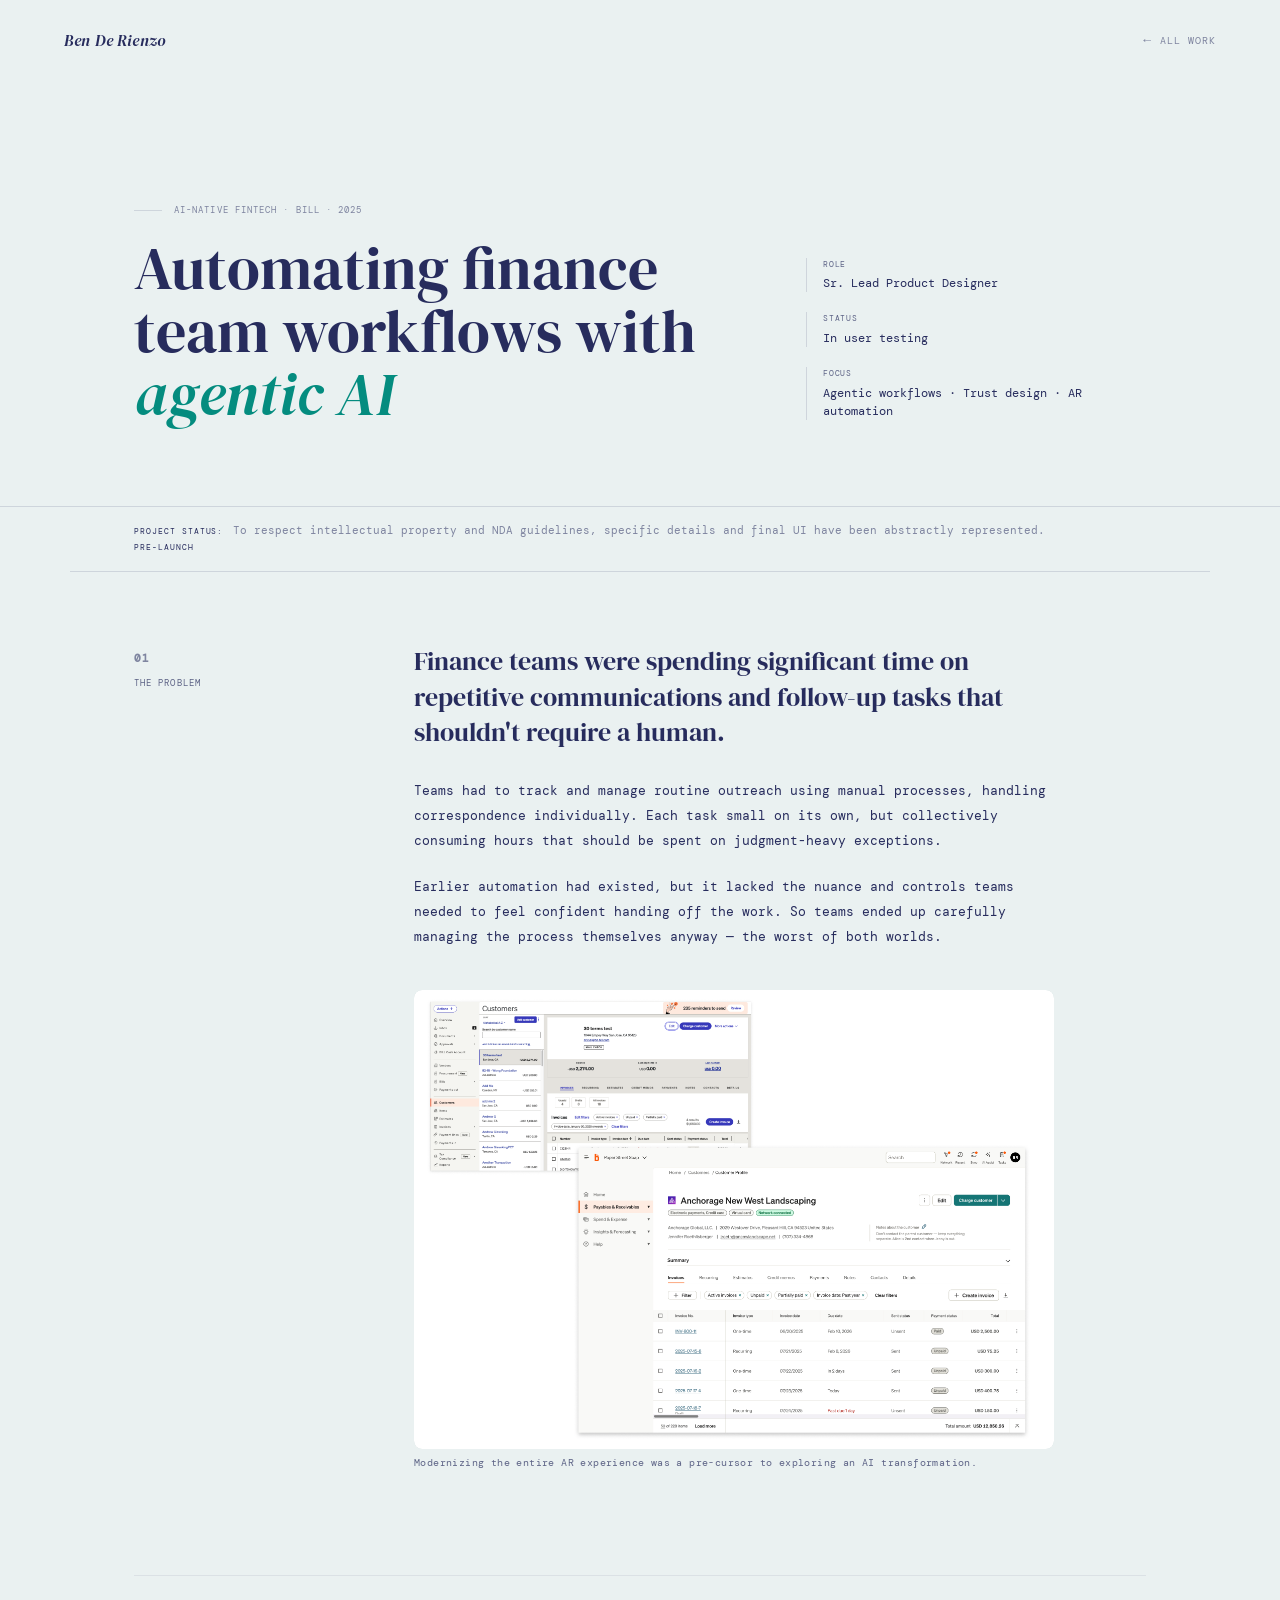
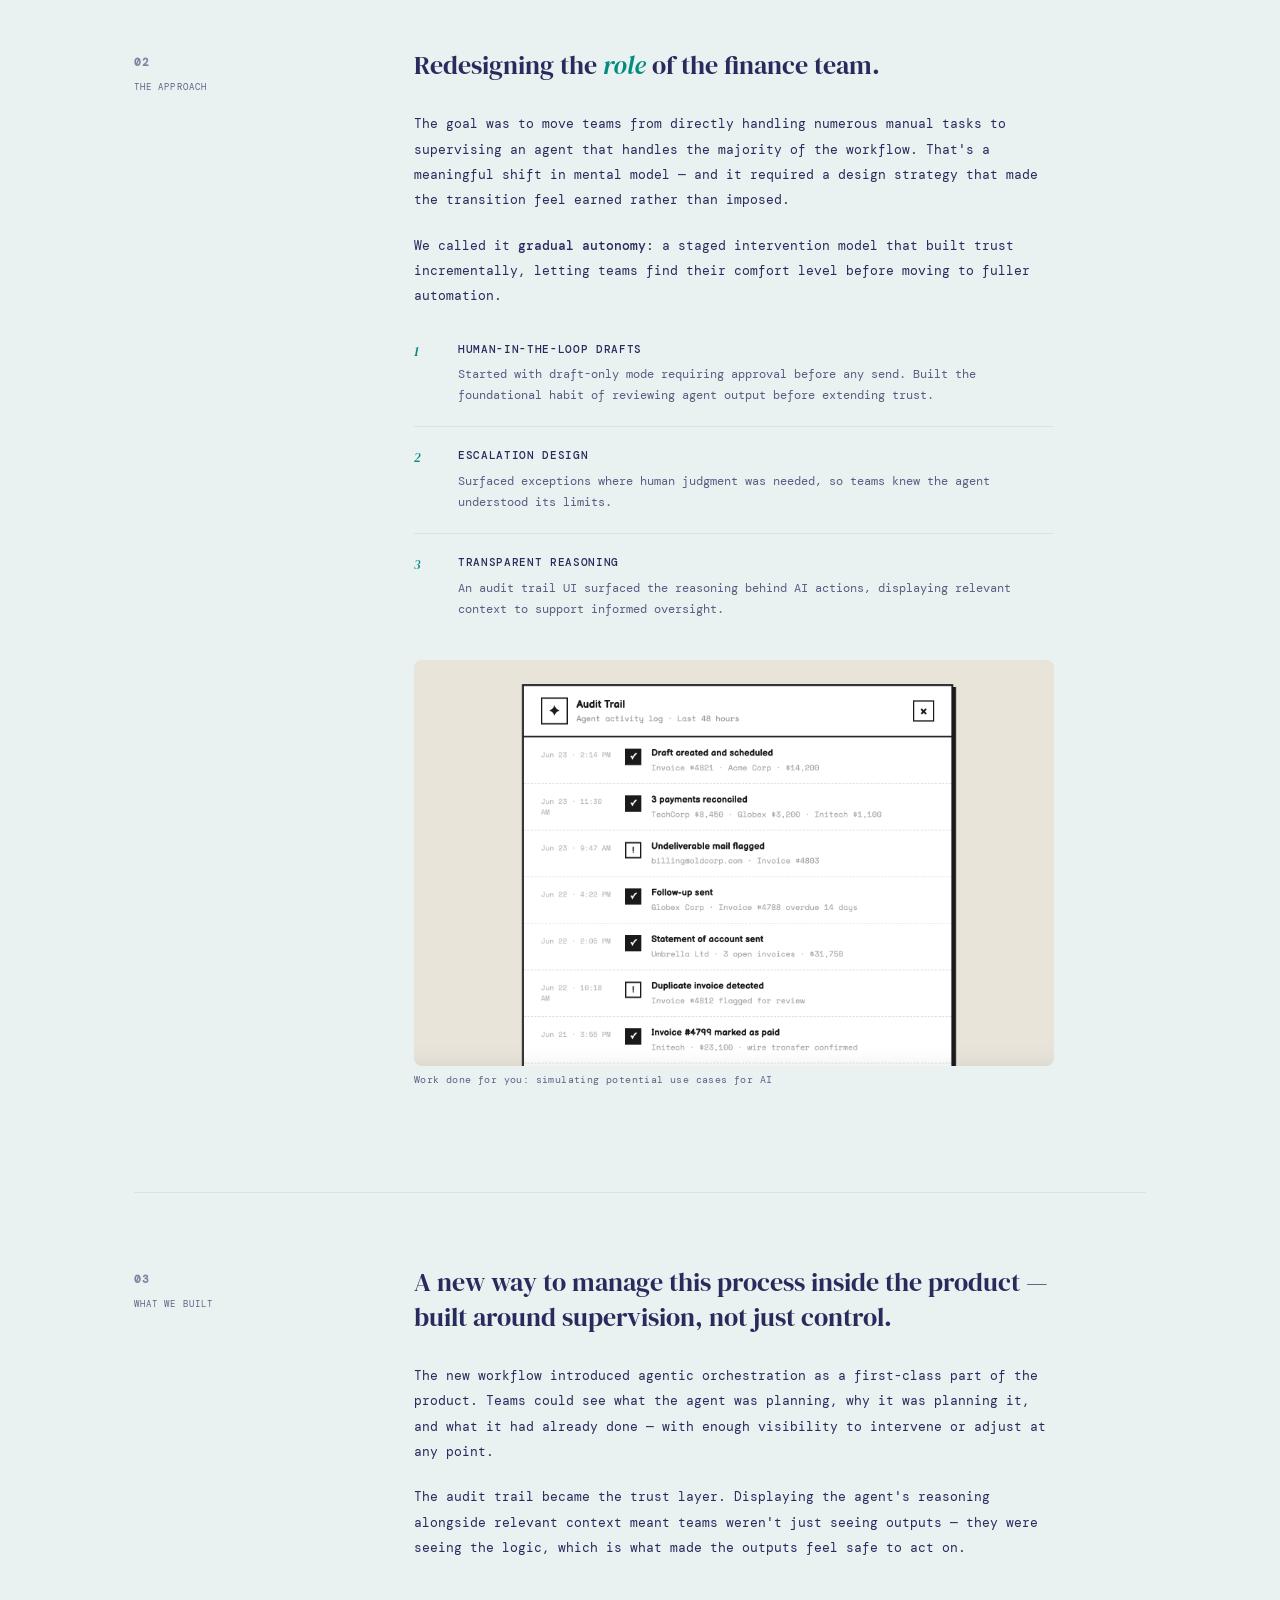
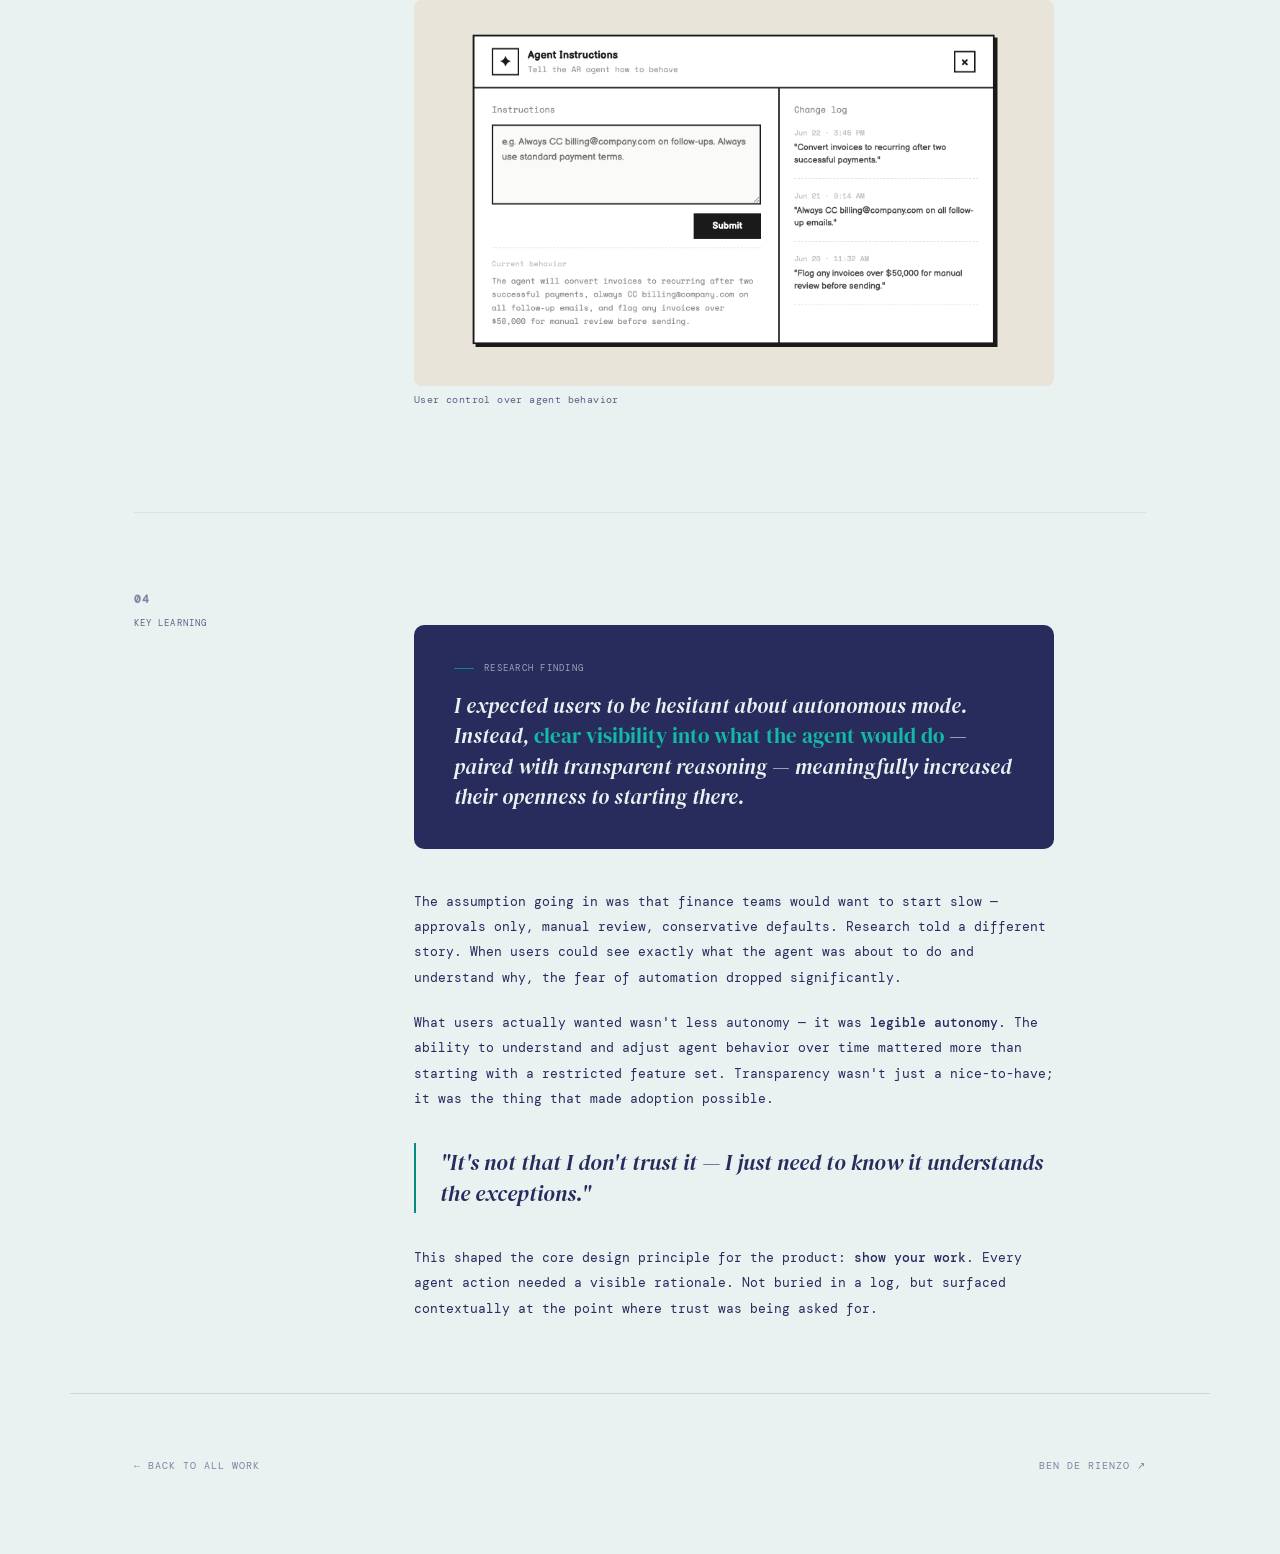
<file: case-study-ar.html>
<!DOCTYPE html>
<html lang="en">
<head>
<meta charset="UTF-8">
<meta name="viewport" content="width=device-width, initial-scale=1.0">
<title>AI-native AR — Ben De Rienzo</title>
<link rel="preconnect" href="https://fonts.googleapis.com">
<link rel="preconnect" href="https://fonts.gstatic.com" crossorigin>
<link href="https://fonts.googleapis.com/css2?family=DM+Serif+Display:ital@0;1&family=DM+Mono:wght@400;500&display=swap" rel="stylesheet">
<link rel="stylesheet" href="assets/css/base.css">
<link rel="stylesheet" href="assets/css/cursor.css">
<link rel="stylesheet" href="assets/css/nav.css">
<link rel="stylesheet" href="assets/css/case-study.css">
<style>
  /* page-specific overrides only */
</style>
</head>
<body>

<div class="cursor" id="cursor"></div>
<div class="cursor-ring" id="cursorRing"></div>

<!-- NAV -->
<nav class="nav" id="nav">
  <a class="nav-name" href="index.html">Ben De Rienzo</a>
  <a class="nav-back" href="index.html#work">
    <span class="nav-back-arrow">←</span> All work
  </a>
</nav>

<!-- HERO -->
<header class="cs-hero">
  <div>
    <div class="cs-eyebrow">AI-Native Fintech · BILL · 2025</div>
    <h1 class="cs-headline">Automating finance<br>team workflows with<br><em>agentic AI</em></h1>
  </div>
  <div class="cs-meta">
    <div class="cs-meta-item">
      <div class="cs-meta-key">Role</div>
      <div class="cs-meta-val">Sr. Lead Product Designer</div>
    </div>
    <div class="cs-meta-item">
      <div class="cs-meta-key">Status</div>
      <div class="cs-meta-val">In user testing</div>
    </div>
    <div class="cs-meta-item">
      <div class="cs-meta-key">Focus</div>
      <div class="cs-meta-val">Agentic workflows · Trust design · AR automation</div>
    </div>
  </div>
</header>

<div class="cs-rule"></div>

<div class="cs-caveat">
  <span class="cs-caveat-label">Project Status:<br>Pre-Launch</span>
  <span class="cs-caveat-text">To respect intellectual property and NDA guidelines, specific details and final UI have been abstractly represented.</span>
</div>

<!-- BODY -->
<div class="cs-body">

  <!-- 01 — Context -->
  <section class="cs-section" data-reveal>
    <div class="cs-section-label"><strong>01</strong> The problem</div>
    <div class="cs-content">
      <p class="cs-lead">Finance teams were spending significant time on repetitive communications and follow-up tasks that shouldn't require a human.</p>
      <p class="cs-body-text">Teams had to track and manage routine outreach using manual processes, handling correspondence individually. Each task small on its own, but collectively consuming hours that should be spent on judgment-heavy exceptions.</p>
      <p class="cs-body-text">Earlier automation had existed, but it lacked the nuance and controls teams needed to feel confident handing off the work. So teams ended up carefully managing the process themselves anyway — the worst of both worlds.</p>

      <!-- VISUAL SLOT 1 -->
      <div class="cs-visual" data-reveal>
        <img src="assets/images/refreshed.png" alt="AR product modernization" style="border-radius:8px">
      </div>
      <div class="cs-visual-caption">Modernizing the entire AR experience was a pre-cursor to exploring an AI transformation.</div>
    </div>
  </section>

  <!-- 02 — Approach -->
  <section class="cs-section" data-reveal>
    <div class="cs-section-label"><strong>02</strong> The approach</div>
    <div class="cs-content">
      <p class="cs-lead">Redesigning the <em>role</em> of the finance team.</p>
      <p class="cs-body-text">The goal was to move teams from directly handling numerous manual tasks to supervising an agent that handles the majority of the workflow. That's a meaningful shift in mental model — and it required a design strategy that made the transition feel earned rather than imposed.</p>
      <p class="cs-body-text">We called it <strong>gradual autonomy</strong>: a staged intervention model that built trust incrementally, letting teams find their comfort level before moving to fuller automation.</p>

      <div class="cs-pillars">
        <div class="cs-pillar">
          <div class="cs-pillar-num">1</div>
          <div>
            <div class="cs-pillar-title">Human-in-the-loop drafts</div>
            <div class="cs-pillar-body">Started with draft-only mode requiring approval before any send. Built the foundational habit of reviewing agent output before extending trust.</div>
          </div>
        </div>
        <div class="cs-pillar">
          <div class="cs-pillar-num">2</div>
          <div>
            <div class="cs-pillar-title">Escalation design</div>
            <div class="cs-pillar-body">Surfaced exceptions where human judgment was needed, so teams knew the agent understood its limits.</div>
          </div>
        </div>
        <div class="cs-pillar">
          <div class="cs-pillar-num">3</div>
          <div>
            <div class="cs-pillar-title">Transparent reasoning</div>
            <div class="cs-pillar-body">An audit trail UI surfaced the reasoning behind AI actions, displaying relevant context to support informed oversight.</div>
          </div>
        </div>
      </div>

      <!-- VISUAL SLOT 2 -->
      <div class="cs-visual" data-reveal>
        <img src="assets/images/ai2.png" alt="AI use cases" style="border-radius:8px">
      </div>
      <div class="cs-visual-caption">Work done for you: simulating potential use cases for AI</div>
    </div>
  </section>

  <!-- 03 — What we built -->
  <section class="cs-section" data-reveal>
    <div class="cs-section-label"><strong>03</strong> What we built</div>
    <div class="cs-content">
      <p class="cs-lead">A new way to manage this process inside the product — built around supervision, not just control.</p>
      <p class="cs-body-text">The new workflow introduced agentic orchestration as a first-class part of the product. Teams could see what the agent was planning, why it was planning it, and what it had already done — with enough visibility to intervene or adjust at any point.</p>
      <p class="cs-body-text">The audit trail became the trust layer. Displaying the agent's reasoning alongside relevant context meant teams weren't just seeing outputs — they were seeing the logic, which is what made the outputs feel safe to act on.</p>

      <!-- VISUAL SLOT 3 -->
      <div class="cs-visual" data-reveal>
        <img src="assets/images/ai3.png" alt="User control over agent behavior" style="border-radius:8px">
      </div>
      <div class="cs-visual-caption">User control over agent behavior</div>
    </div>
  </section>

  <!-- 04 — Key learning -->
  <section class="cs-section" data-reveal>
    <div class="cs-section-label"><strong>04</strong> Key learning</div>
    <div class="cs-content">
      <div class="cs-learning">
        <div class="cs-learning-label">Research finding</div>
        <p class="cs-learning-text">I expected users to be hesitant about autonomous mode. Instead, <em>clear visibility into what the agent would do</em> — paired with transparent reasoning — meaningfully increased their openness to starting there.</p>
      </div>
      <p class="cs-body-text">The assumption going in was that finance teams would want to start slow — approvals only, manual review, conservative defaults. Research told a different story. When users could see exactly what the agent was about to do and understand why, the fear of automation dropped significantly.</p>
      <p class="cs-body-text">What users actually wanted wasn't less autonomy — it was <strong>legible autonomy</strong>. The ability to understand and adjust agent behavior over time mattered more than starting with a restricted feature set. Transparency wasn't just a nice-to-have; it was the thing that made adoption possible.</p>

      <div class="cs-pull-quote">
        <p>"It's not that I don't trust it — I just need to know it understands the exceptions."</p>
      </div>

      <p class="cs-body-text">This shaped the core design principle for the product: <strong>show your work</strong>. Every agent action needed a visible rationale. Not buried in a log, but surfaced contextually at the point where trust was being asked for.</p>
    </div>
  </section>

</div>

<!-- FOOTER NAV -->
<footer class="cs-footer-nav">
  <a class="cs-footer-link" href="index.html#work">← Back to all work</a>
  <a class="cs-footer-link" href="index.html">Ben De Rienzo ↗</a>
</footer>

<script src="assets/js/cursor.js"></script>
<script src="assets/js/nav.js"></script>
<script src="assets/js/reveal.js"></script>
</body>
</html>
</file>
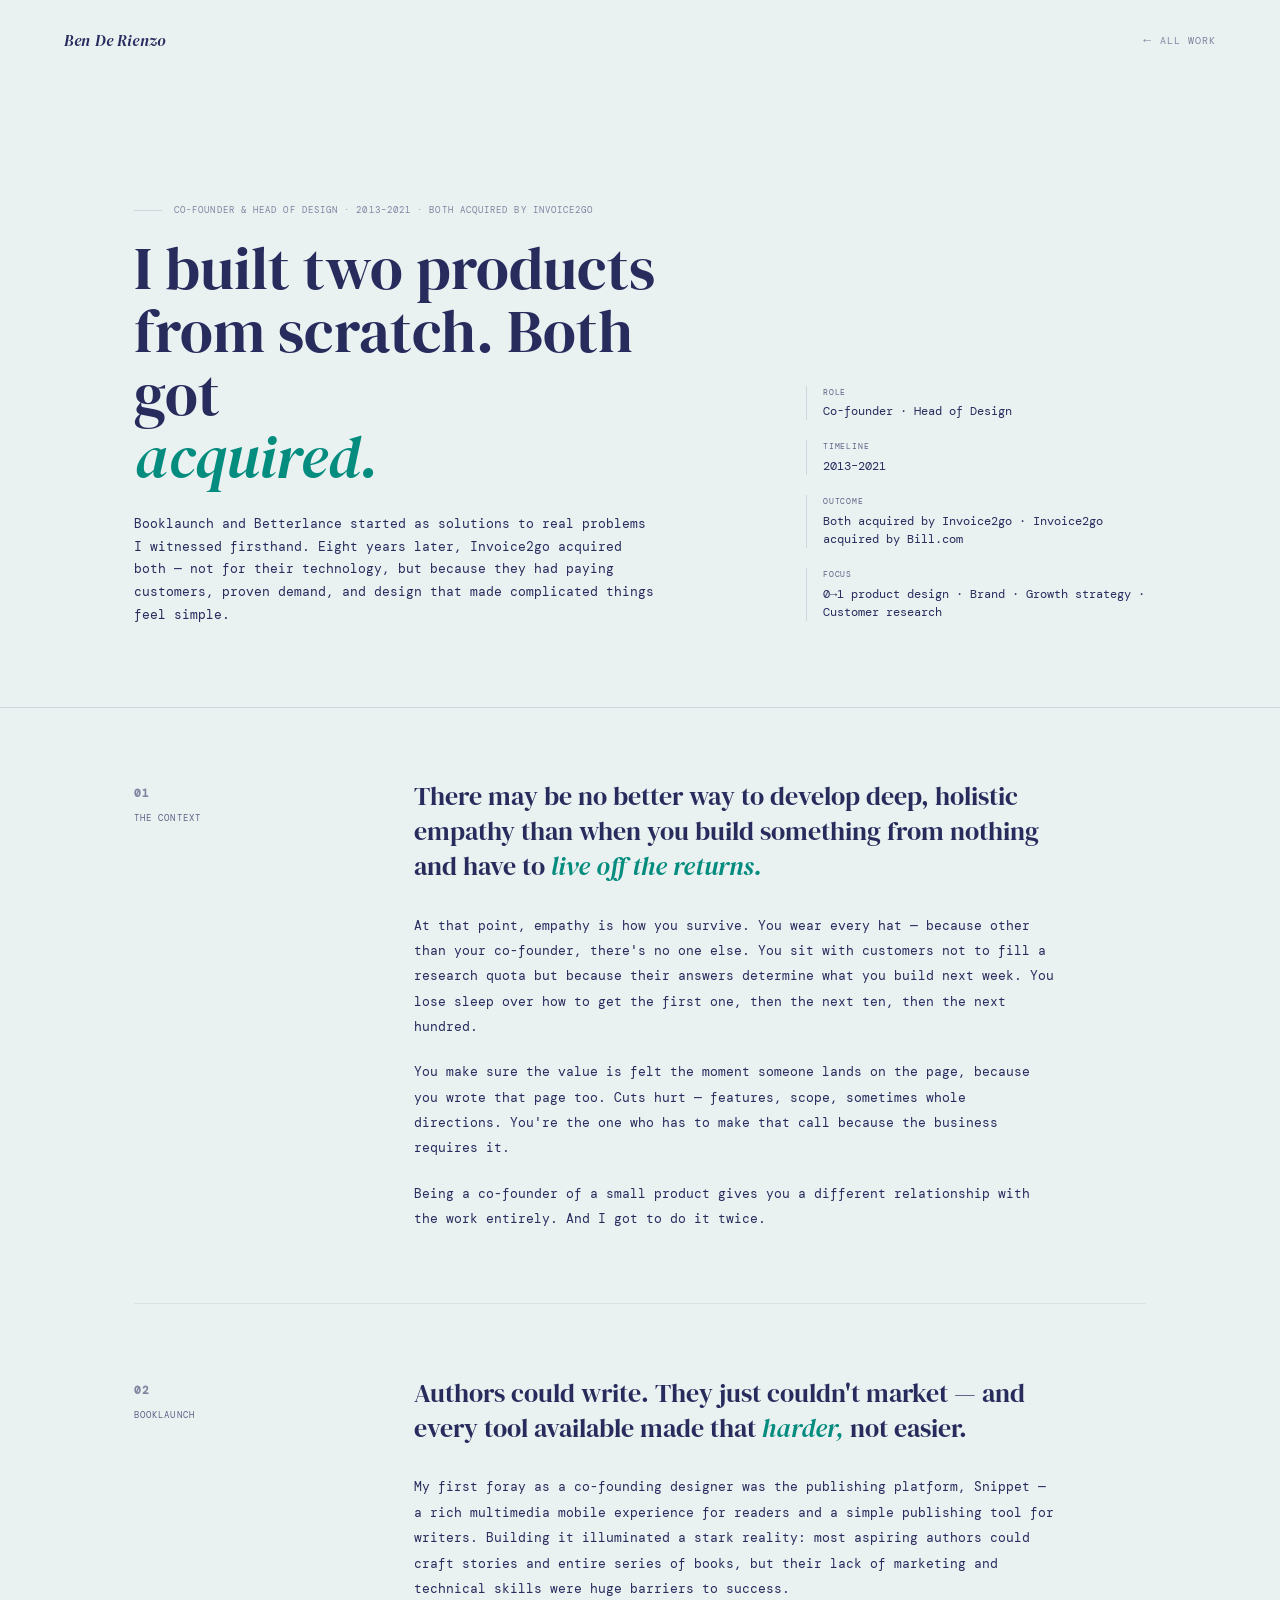
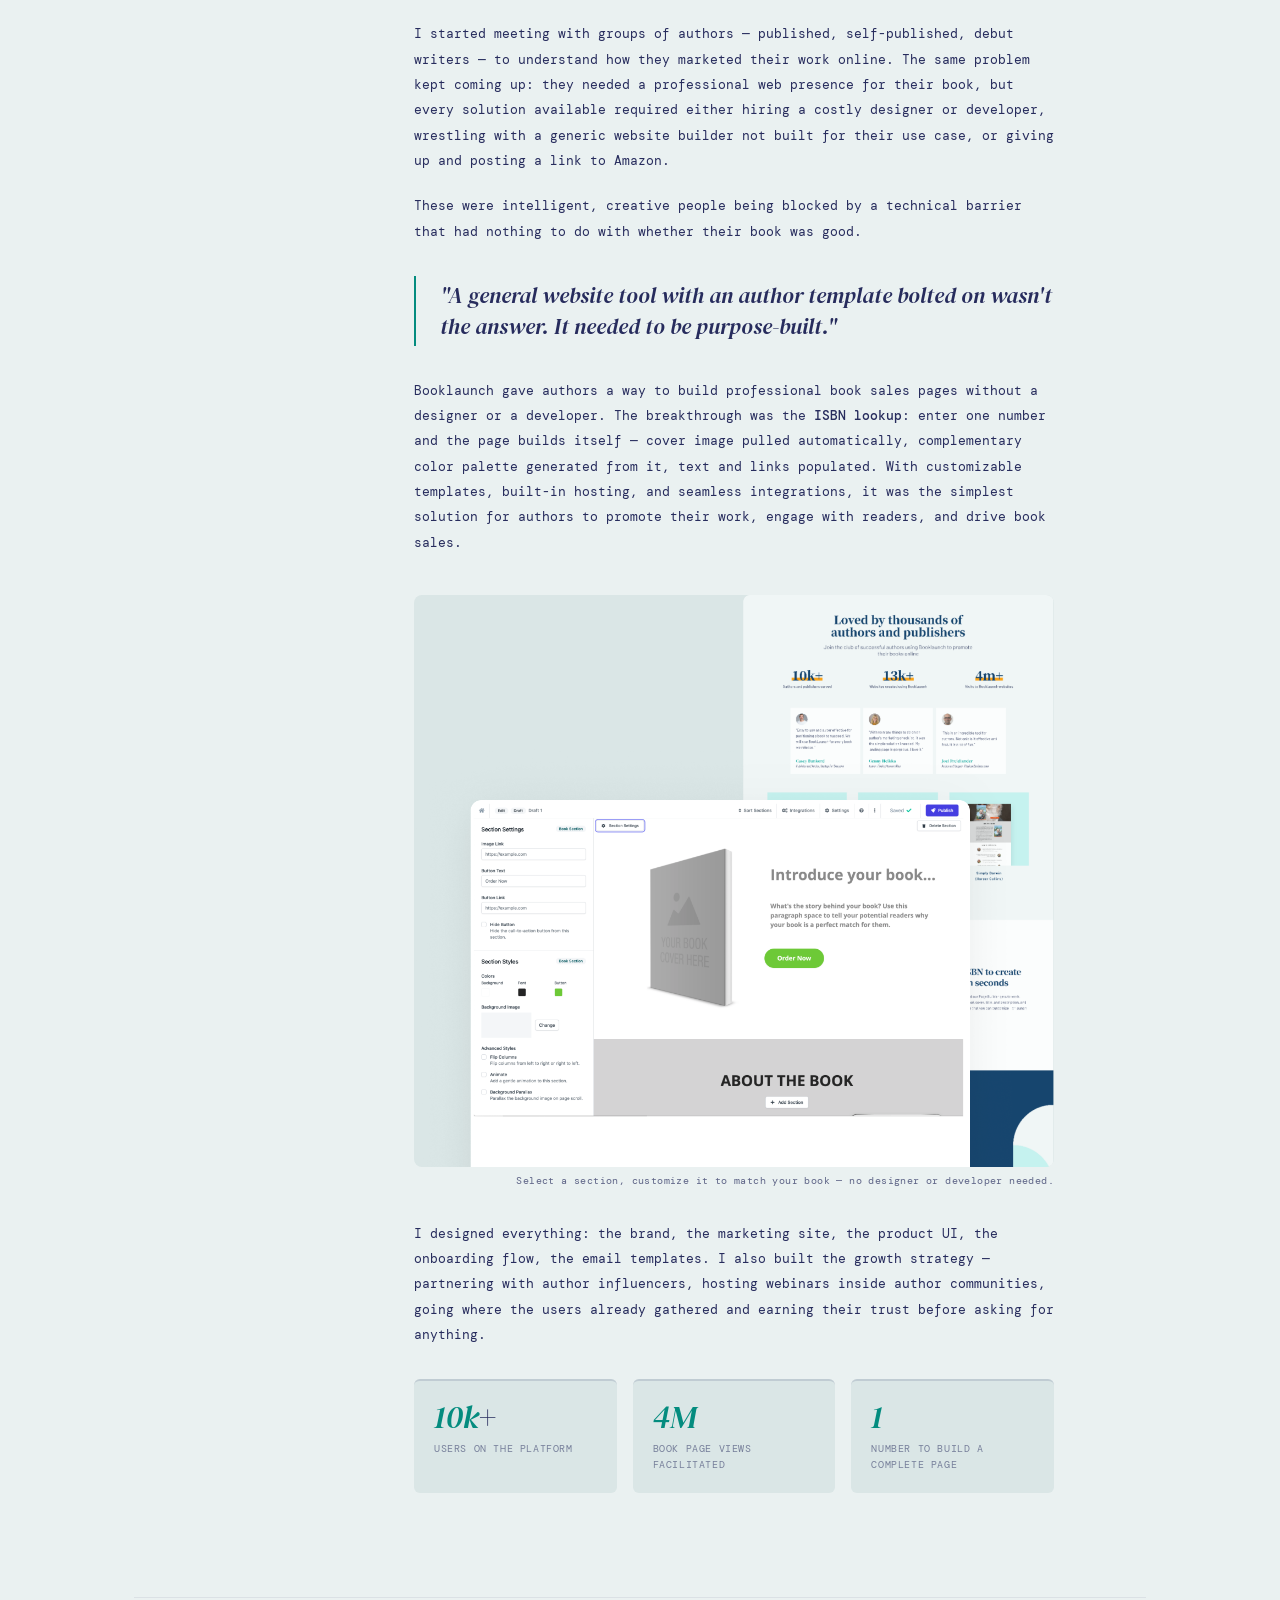
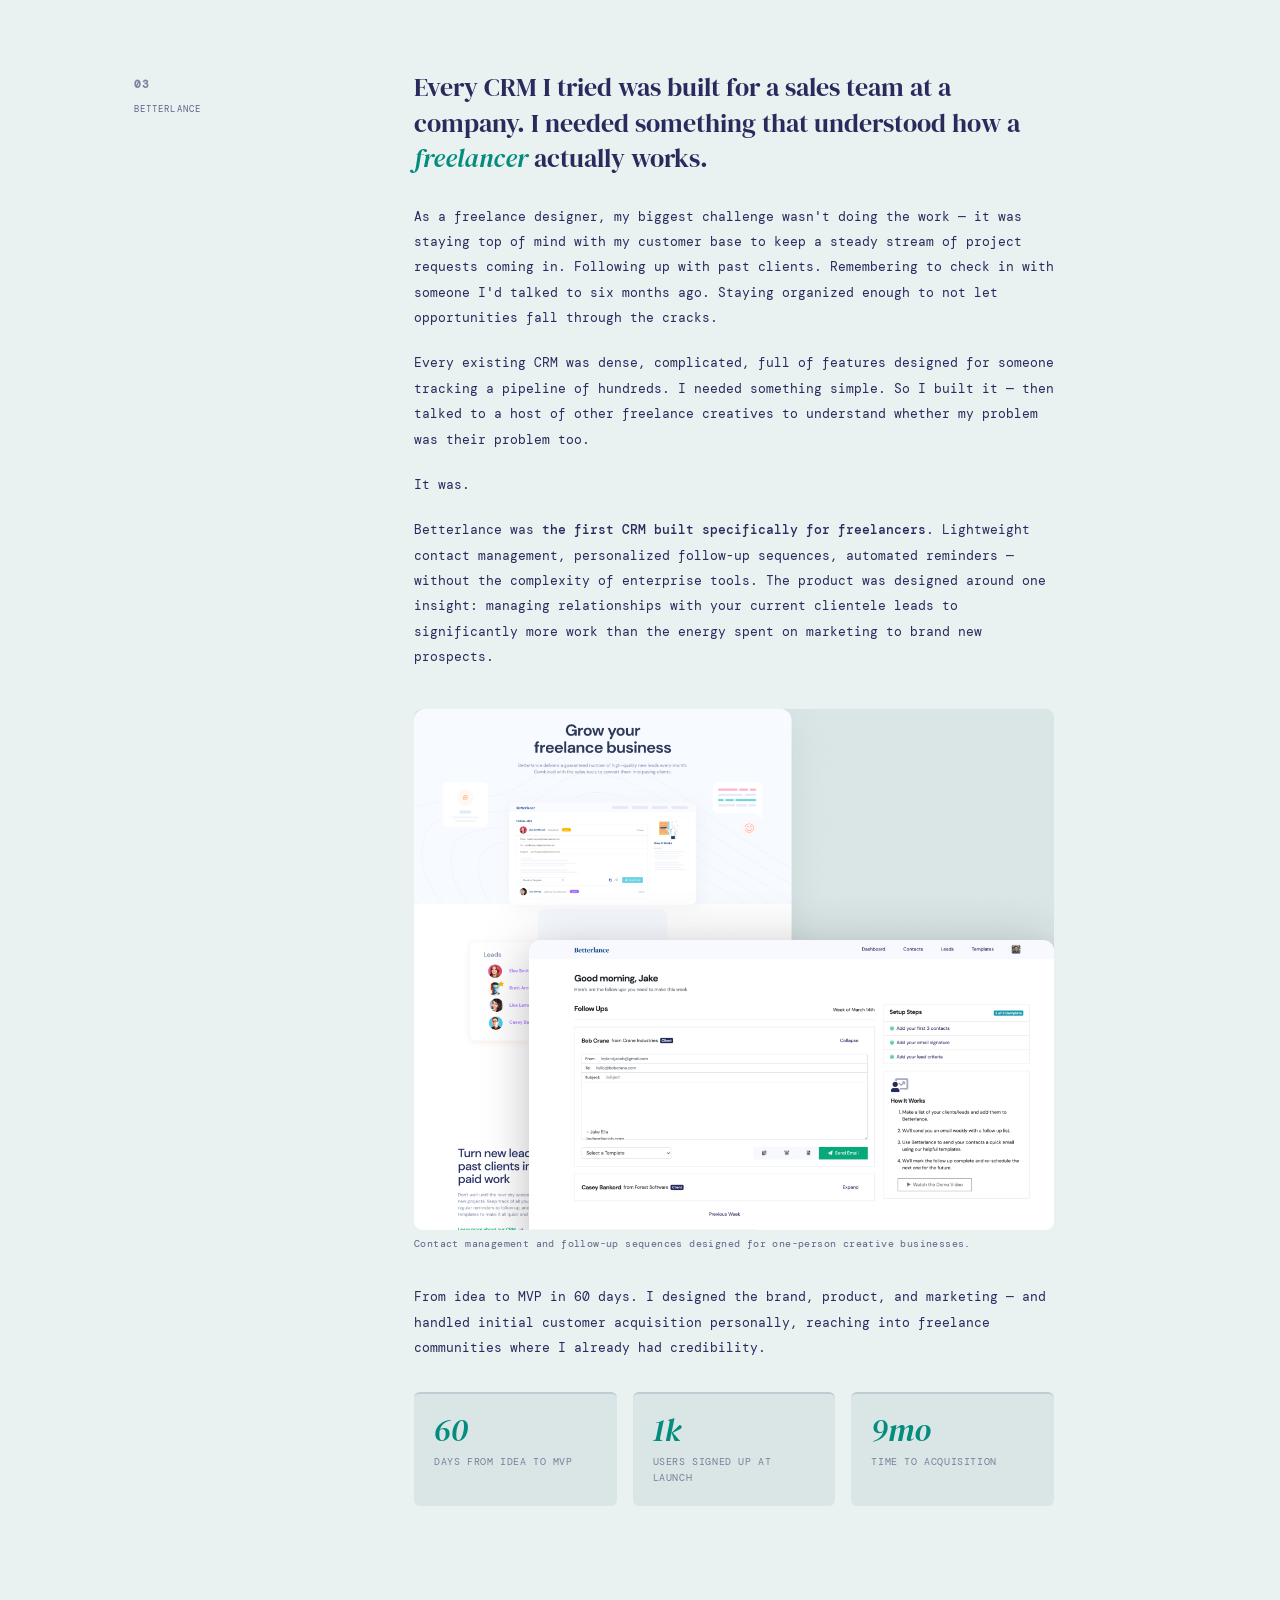
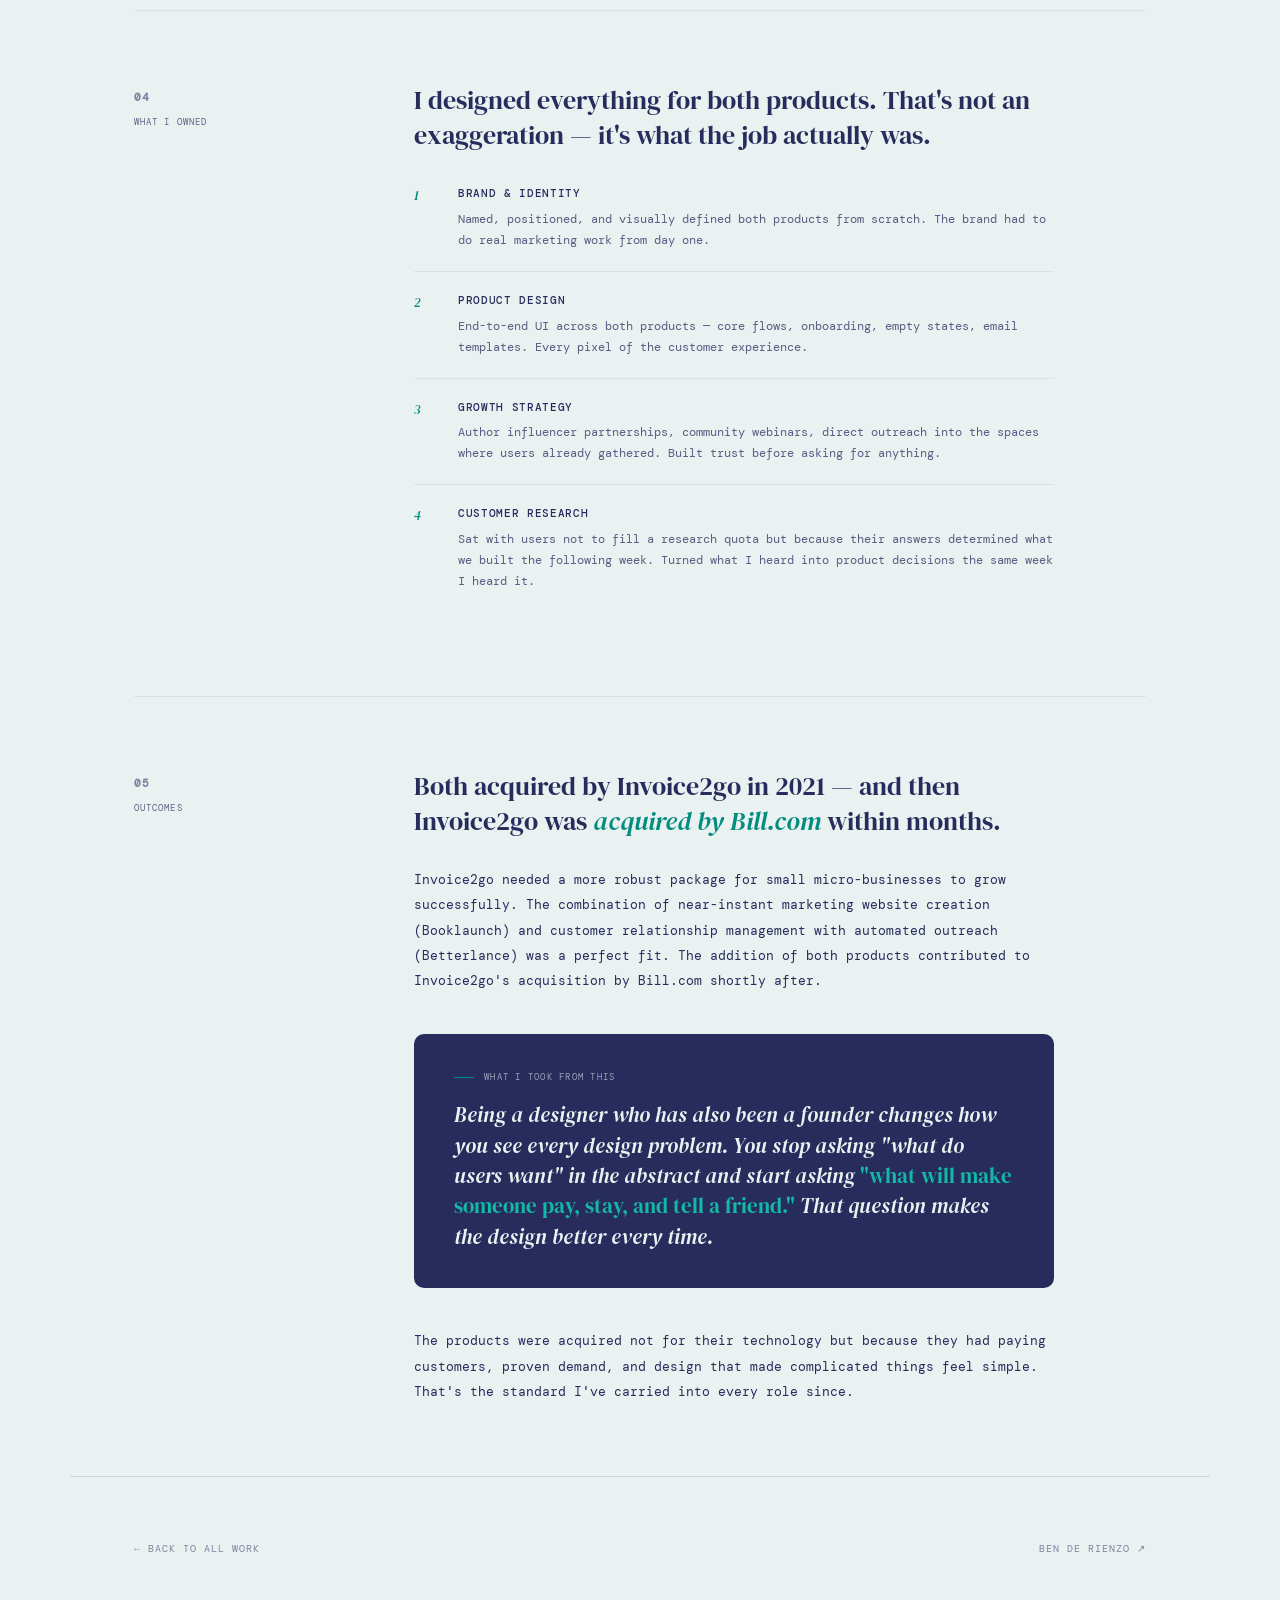
<file: case-study-booklaunch.html>
<!DOCTYPE html>
<html lang="en">
<head>
<meta charset="UTF-8">
<meta name="viewport" content="width=device-width, initial-scale=1.0">
<title>Booklaunch & Betterlance — Ben De Rienzo</title>
<link rel="preconnect" href="https://fonts.googleapis.com">
<link rel="preconnect" href="https://fonts.gstatic.com" crossorigin>
<link href="https://fonts.googleapis.com/css2?family=DM+Serif+Display:ital@0;1&family=DM+Mono:wght@400;500&display=swap" rel="stylesheet">
<link rel="stylesheet" href="assets/css/base.css">
<link rel="stylesheet" href="assets/css/cursor.css">
<link rel="stylesheet" href="assets/css/nav.css">
<link rel="stylesheet" href="assets/css/case-study.css">
<style>
  /* page-specific overrides only */
</style>
</head>
<body>

<div class="cursor" id="cursor"></div>
<div class="cursor-ring" id="cursorRing"></div>

<!-- NAV -->
<nav class="nav" id="nav">
  <a class="nav-name" href="index.html">Ben De Rienzo</a>
  <a class="nav-back" href="index.html#work">
    <span class="nav-back-arrow">←</span> All work
  </a>
</nav>

<!-- HERO -->
<header class="cs-hero">
  <div>
    <div class="cs-eyebrow">Co-founder & Head of Design · 2013–2021 · Both acquired by Invoice2go</div>
    <h1 class="cs-headline">I built two products<br>from scratch. Both got<br><em>acquired.</em></h1>
    <p class="cs-subhead">Booklaunch and Betterlance started as solutions to real problems I witnessed firsthand. Eight years later, Invoice2go acquired both — not for their technology, but because they had paying customers, proven demand, and design that made complicated things feel simple.</p>
  </div>
  <div class="cs-meta">
    <div class="cs-meta-item">
      <div class="cs-meta-key">Role</div>
      <div class="cs-meta-val">Co-founder · Head of Design</div>
    </div>
    <div class="cs-meta-item">
      <div class="cs-meta-key">Timeline</div>
      <div class="cs-meta-val">2013–2021</div>
    </div>
    <div class="cs-meta-item">
      <div class="cs-meta-key">Outcome</div>
      <div class="cs-meta-val">Both acquired by Invoice2go · Invoice2go acquired by Bill.com</div>
    </div>
    <div class="cs-meta-item">
      <div class="cs-meta-key">Focus</div>
      <div class="cs-meta-val">0→1 product design · Brand · Growth strategy · Customer research</div>
    </div>
  </div>
</header>

<div class="cs-rule"></div>

<!-- BODY -->
<div class="cs-body">

  <!-- 01 — What it means to build from nothing -->
  <section class="cs-section" data-reveal>
    <div class="cs-section-label"><strong>01</strong> The context</div>
    <div class="cs-content">
      <p class="cs-lead">There may be no better way to develop deep, holistic empathy than when you build something from nothing and have to <em>live off the returns.</em></p>
      <p class="cs-body-text">At that point, empathy is how you survive. You wear every hat — because other than your co-founder, there's no one else. You sit with customers not to fill a research quota but because their answers determine what you build next week. You lose sleep over how to get the first one, then the next ten, then the next hundred.</p>
      <p class="cs-body-text">You make sure the value is felt the moment someone lands on the page, because you wrote that page too. Cuts hurt — features, scope, sometimes whole directions. You're the one who has to make that call because the business requires it.</p>
      <p class="cs-body-text">Being a co-founder of a small product gives you a different relationship with the work entirely. And I got to do it twice.</p>
    </div>
  </section>

  <!-- 02 — Booklaunch -->
  <section class="cs-section" data-reveal>
    <div class="cs-section-label"><strong>02</strong> Booklaunch</div>
    <div class="cs-content">
      <p class="cs-lead">Authors could write. They just couldn't market — and every tool available made that <em>harder,</em> not easier.</p>
      <p class="cs-body-text">My first foray as a co-founding designer was the publishing platform, Snippet — a rich multimedia mobile experience for readers and a simple publishing tool for writers. Building it illuminated a stark reality: most aspiring authors could craft stories and entire series of books, but their lack of marketing and technical skills were huge barriers to success.</p>
      <p class="cs-body-text">I started meeting with groups of authors — published, self-published, debut writers — to understand how they marketed their work online. The same problem kept coming up: they needed a professional web presence for their book, but every solution available required either hiring a costly designer or developer, wrestling with a generic website builder not built for their use case, or giving up and posting a link to Amazon.</p>
      <p class="cs-body-text">These were intelligent, creative people being blocked by a technical barrier that had nothing to do with whether their book was good.</p>

      <div class="cs-pull-quote">
        <p>"A general website tool with an author template bolted on wasn't the answer. It needed to be purpose-built."</p>
      </div>

      <p class="cs-body-text">Booklaunch gave authors a way to build professional book sales pages without a designer or a developer. The breakthrough was the <strong>ISBN lookup</strong>: enter one number and the page builds itself — cover image pulled automatically, complementary color palette generated from it, text and links populated. With customizable templates, built-in hosting, and seamless integrations, it was the simplest solution for authors to promote their work, engage with readers, and drive book sales.</p>

      <!-- VISUAL SLOT 1 -->
      <div class="cs-visual" data-reveal>
        <img src="assets/images/founder/booklaunch.png" alt="Booklaunch product UI showing the page builder and marketing site">
      </div>
      <div class="cs-visual-caption" style="text-align: right;">Select a section, customize it to match your book — no designer or developer needed.</div>

      <p class="cs-body-text">I designed everything: the brand, the marketing site, the product UI, the onboarding flow, the email templates. I also built the growth strategy — partnering with author influencers, hosting webinars inside author communities, going where the users already gathered and earning their trust before asking for anything.</p>

      <div class="cs-insights">
        <div class="cs-insight">
          <div class="cs-insight-num"><em>10k</em>+</div>
          <div class="cs-insight-label">Users on the platform</div>
        </div>
        <div class="cs-insight">
          <div class="cs-insight-num"><em>4M</em></div>
          <div class="cs-insight-label">Book page views facilitated</div>
        </div>
        <div class="cs-insight">
          <div class="cs-insight-num"><em>1</em></div>
          <div class="cs-insight-label">Number to build a complete page</div>
        </div>
      </div>
    </div>
  </section>

  <!-- 03 — Betterlance -->
  <section class="cs-section" data-reveal>
    <div class="cs-section-label"><strong>03</strong> Betterlance</div>
    <div class="cs-content">
      <p class="cs-lead">Every CRM I tried was built for a sales team at a company. I needed something that understood how a <em>freelancer</em> actually works.</p>
      <p class="cs-body-text">As a freelance designer, my biggest challenge wasn't doing the work — it was staying top of mind with my customer base to keep a steady stream of project requests coming in. Following up with past clients. Remembering to check in with someone I'd talked to six months ago. Staying organized enough to not let opportunities fall through the cracks.</p>
      <p class="cs-body-text">Every existing CRM was dense, complicated, full of features designed for someone tracking a pipeline of hundreds. I needed something simple. So I built it — then talked to a host of other freelance creatives to understand whether my problem was their problem too.</p>
      <p class="cs-body-text">It was.</p>
      <p class="cs-body-text">Betterlance was <strong>the first CRM built specifically for freelancers</strong>. Lightweight contact management, personalized follow-up sequences, automated reminders — without the complexity of enterprise tools. The product was designed around one insight: managing relationships with your current clientele leads to significantly more work than the energy spent on marketing to brand new prospects.</p>

      <!-- VISUAL SLOT 2 -->
      <div class="cs-visual" data-reveal>
        <img src="assets/images/founder/betterlance.png" alt="Betterlance product UI showing contact management and follow-up sequences">
      </div>
      <div class="cs-visual-caption">Contact management and follow-up sequences designed for one-person creative businesses.</div>

      <p class="cs-body-text">From idea to MVP in 60 days. I designed the brand, product, and marketing — and handled initial customer acquisition personally, reaching into freelance communities where I already had credibility.</p>

      <div class="cs-insights">
        <div class="cs-insight">
          <div class="cs-insight-num"><em>60</em></div>
          <div class="cs-insight-label">Days from idea to MVP</div>
        </div>
        <div class="cs-insight">
          <div class="cs-insight-num"><em>1k</em></div>
          <div class="cs-insight-label">Users signed up at launch</div>
        </div>
        <div class="cs-insight">
          <div class="cs-insight-num"><em>9mo</em></div>
          <div class="cs-insight-label">Time to acquisition</div>
        </div>
      </div>
    </div>
  </section>

  <!-- 04 — What I owned -->
  <section class="cs-section" data-reveal>
    <div class="cs-section-label"><strong>04</strong> What I owned</div>
    <div class="cs-content">
      <p class="cs-lead">I designed everything for both products. That's not an exaggeration — it's what the job actually was.</p>

      <div class="cs-pillars">
        <div class="cs-pillar">
          <div class="cs-pillar-num">1</div>
          <div>
            <div class="cs-pillar-title">Brand & identity</div>
            <div class="cs-pillar-body">Named, positioned, and visually defined both products from scratch. The brand had to do real marketing work from day one.</div>
          </div>
        </div>
        <div class="cs-pillar">
          <div class="cs-pillar-num">2</div>
          <div>
            <div class="cs-pillar-title">Product design</div>
            <div class="cs-pillar-body">End-to-end UI across both products — core flows, onboarding, empty states, email templates. Every pixel of the customer experience.</div>
          </div>
        </div>
        <div class="cs-pillar">
          <div class="cs-pillar-num">3</div>
          <div>
            <div class="cs-pillar-title">Growth strategy</div>
            <div class="cs-pillar-body">Author influencer partnerships, community webinars, direct outreach into the spaces where users already gathered. Built trust before asking for anything.</div>
          </div>
        </div>
        <div class="cs-pillar">
          <div class="cs-pillar-num">4</div>
          <div>
            <div class="cs-pillar-title">Customer research</div>
            <div class="cs-pillar-body">Sat with users not to fill a research quota but because their answers determined what we built the following week. Turned what I heard into product decisions the same week I heard it.</div>
          </div>
        </div>
      </div>
    </div>
  </section>

  <!-- 05 — Outcomes -->
  <section class="cs-section" data-reveal>
    <div class="cs-section-label"><strong>05</strong> Outcomes</div>
    <div class="cs-content">
      <p class="cs-lead">Both acquired by Invoice2go in 2021 — and then Invoice2go was <em>acquired by Bill.com</em> within months.</p>
      <p class="cs-body-text">Invoice2go needed a more robust package for small micro-businesses to grow successfully. The combination of near-instant marketing website creation (Booklaunch) and customer relationship management with automated outreach (Betterlance) was a perfect fit. The addition of both products contributed to Invoice2go's acquisition by Bill.com shortly after.</p>

      <div class="cs-learning">
        <div class="cs-learning-label">What I took from this</div>
        <p class="cs-learning-text">Being a designer who has also been a founder changes how you see every design problem. You stop asking "what do users want" in the abstract and start asking <em>"what will make someone pay, stay, and tell a friend."</em> That question makes the design better every time.</p>
      </div>

      <p class="cs-body-text">The products were acquired not for their technology but because they had paying customers, proven demand, and design that made complicated things feel simple. That's the standard I've carried into every role since.</p>
    </div>
  </section>

</div>

<!-- FOOTER NAV -->
<footer class="cs-footer-nav">
  <a class="cs-footer-link" href="index.html#work">← Back to all work</a>
  <a class="cs-footer-link" href="index.html">Ben De Rienzo ↗</a>
</footer>

<script src="assets/js/cursor.js"></script>
<script src="assets/js/nav.js"></script>
<script src="assets/js/reveal.js"></script>
</body>
</html>
</file>
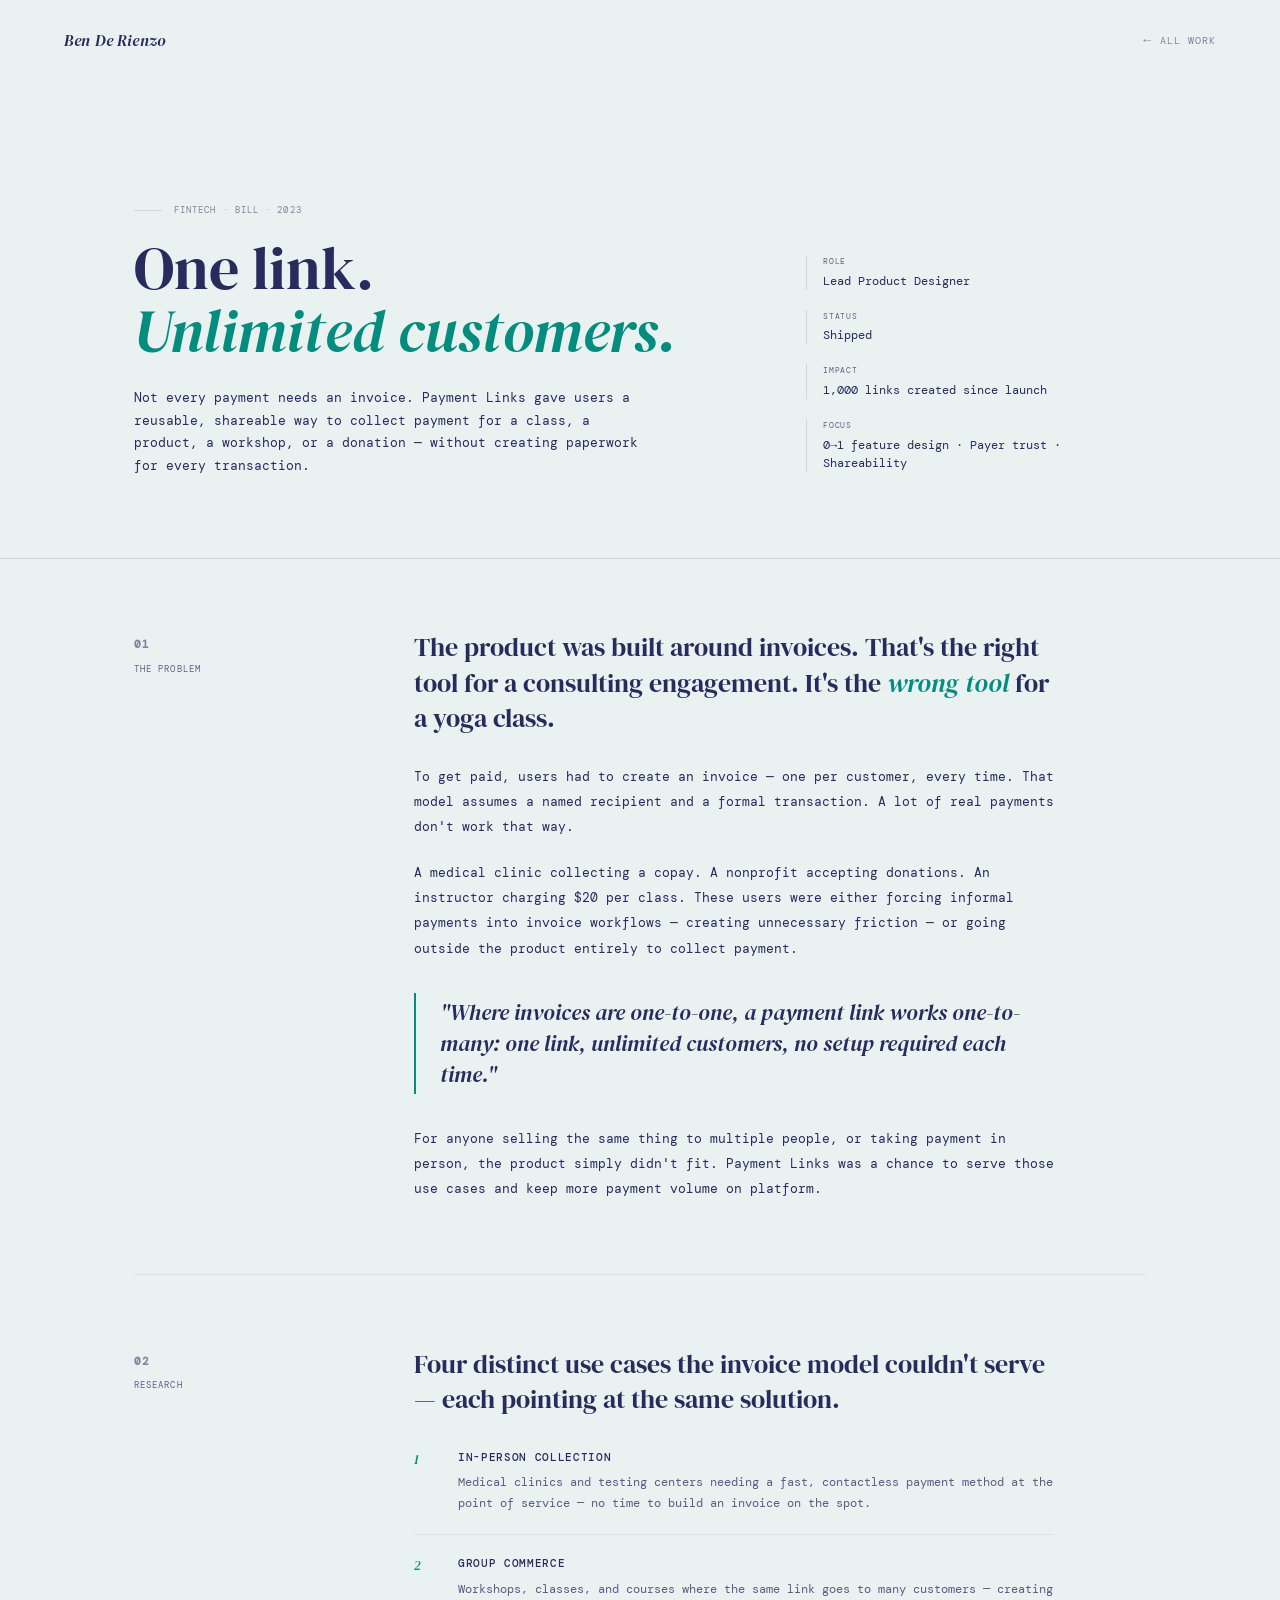
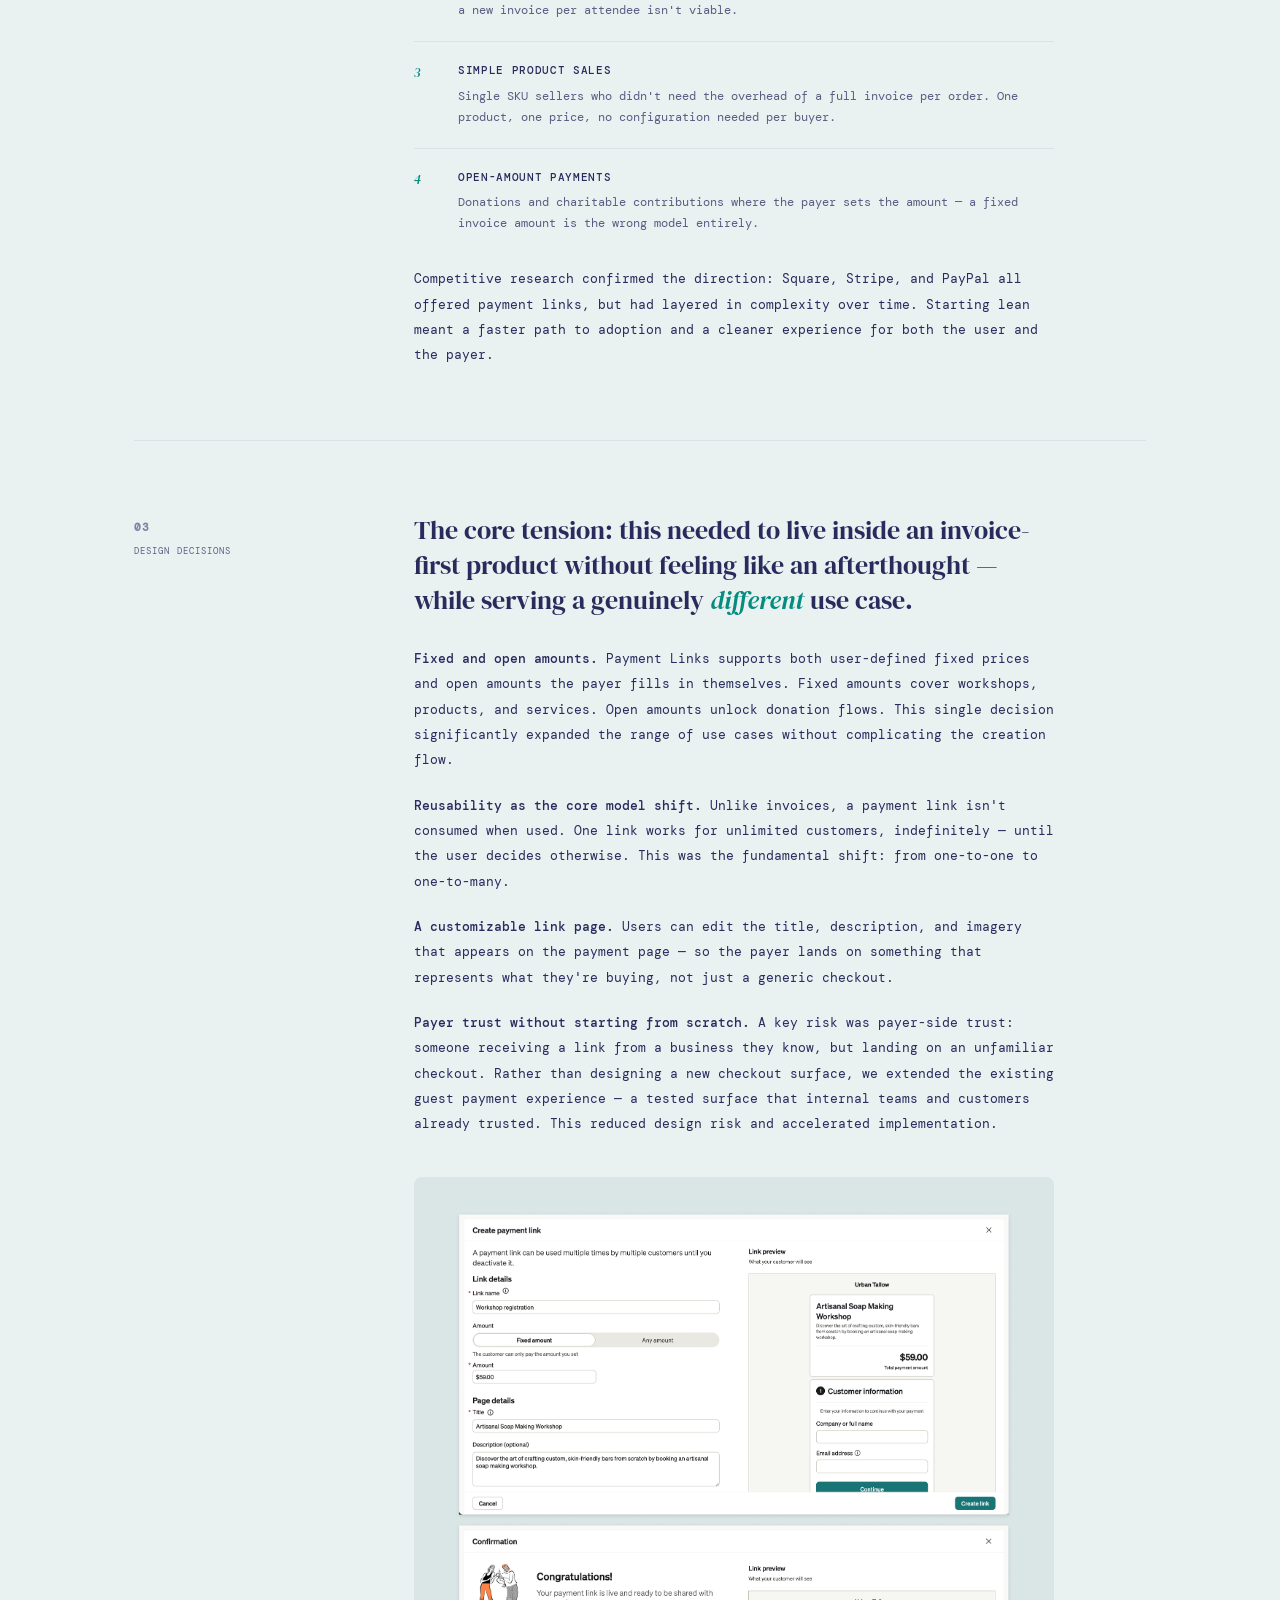
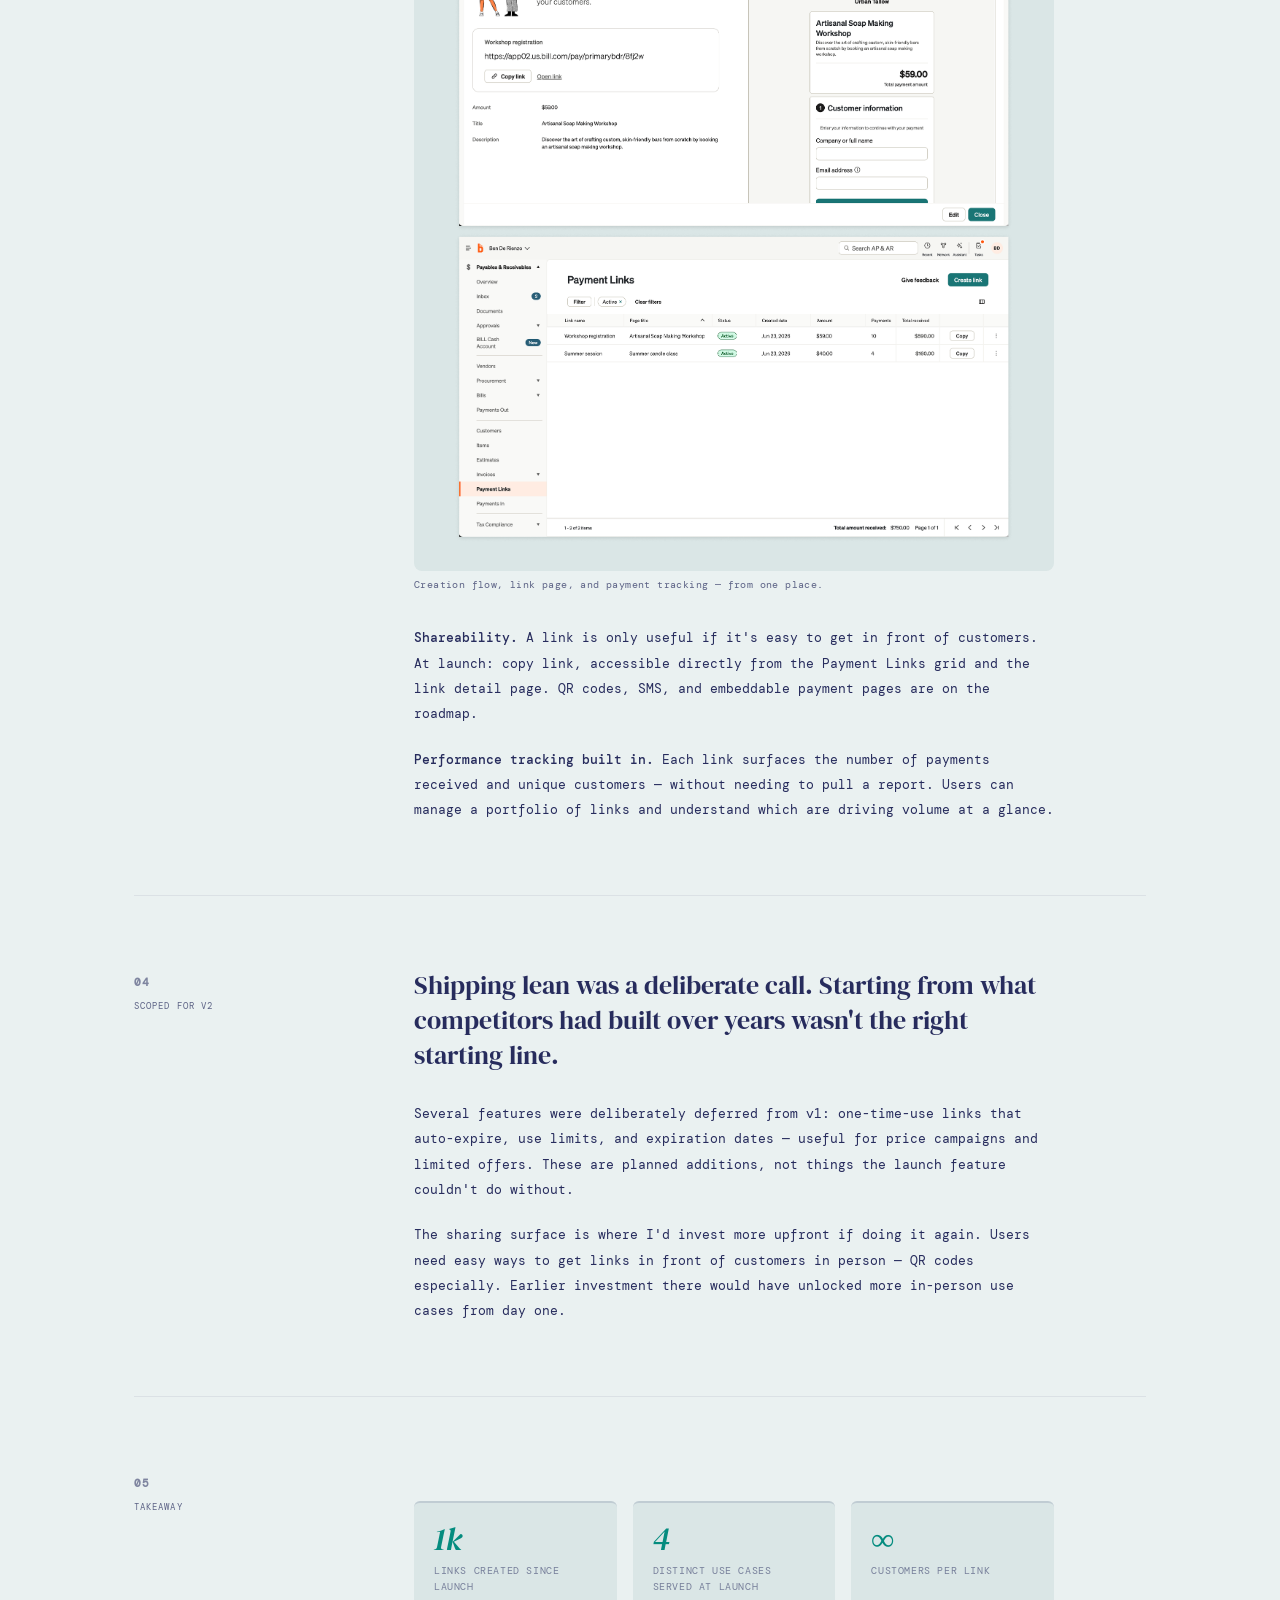
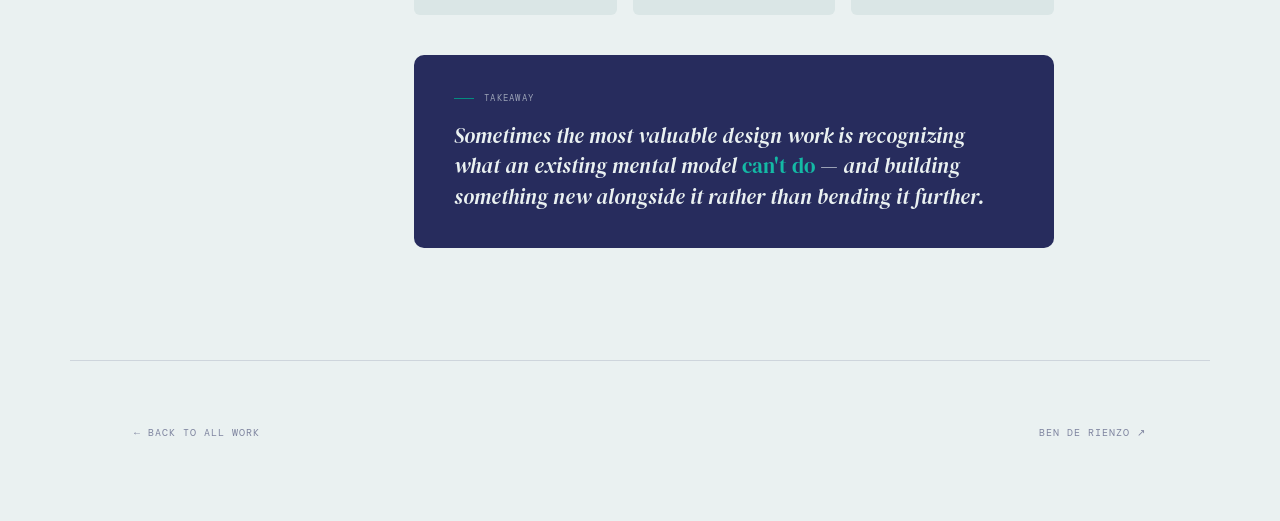
<file: case-study-payment-links.html>
<!DOCTYPE html>
<html lang="en">
<head>
<meta charset="UTF-8">
<meta name="viewport" content="width=device-width, initial-scale=1.0">
<title>Payment Links — Ben De Rienzo</title>
<link rel="preconnect" href="https://fonts.googleapis.com">
<link rel="preconnect" href="https://fonts.gstatic.com" crossorigin>
<link href="https://fonts.googleapis.com/css2?family=DM+Serif+Display:ital@0;1&family=DM+Mono:wght@400;500&display=swap" rel="stylesheet">
<link rel="stylesheet" href="assets/css/base.css">
<link rel="stylesheet" href="assets/css/cursor.css">
<link rel="stylesheet" href="assets/css/nav.css">
<link rel="stylesheet" href="assets/css/case-study.css">
<style>
  /* page-specific overrides only */
</style>
</head>
<body>

<div class="cursor" id="cursor"></div>
<div class="cursor-ring" id="cursorRing"></div>

<!-- NAV -->
<nav class="nav" id="nav">
  <a class="nav-name" href="index.html">Ben De Rienzo</a>
  <a class="nav-back" href="index.html#work">
    <span class="nav-back-arrow">←</span> All work
  </a>
</nav>

<!-- HERO -->
<header class="cs-hero">
  <div>
    <div class="cs-eyebrow">Fintech · BILL · 2023</div>
    <h1 class="cs-headline">One link.<br><em>Unlimited customers.</em></h1>
    <p class="cs-subhead">Not every payment needs an invoice. Payment Links gave users a reusable, shareable way to collect payment for a class, a product, a workshop, or a donation — without creating paperwork for every transaction.</p>
  </div>
  <div class="cs-meta">
    <div class="cs-meta-item">
      <div class="cs-meta-key">Role</div>
      <div class="cs-meta-val">Lead Product Designer</div>
    </div>
    <div class="cs-meta-item">
      <div class="cs-meta-key">Status</div>
      <div class="cs-meta-val">Shipped</div>
    </div>
    <div class="cs-meta-item">
      <div class="cs-meta-key">Impact</div>
      <div class="cs-meta-val">1,000 links created since launch</div>
    </div>
    <div class="cs-meta-item">
      <div class="cs-meta-key">Focus</div>
      <div class="cs-meta-val">0→1 feature design · Payer trust · Shareability</div>
    </div>
  </div>
</header>

<div class="cs-rule"></div>

<!-- BODY -->
<div class="cs-body">

  <!-- 01 — The problem -->
  <section class="cs-section" data-reveal>
    <div class="cs-section-label"><strong>01</strong> The problem</div>
    <div class="cs-content">
      <p class="cs-lead">The product was built around invoices. That's the right tool for a consulting engagement. It's the <em>wrong tool</em> for a yoga class.</p>
      <p class="cs-body-text">To get paid, users had to create an invoice — one per customer, every time. That model assumes a named recipient and a formal transaction. A lot of real payments don't work that way.</p>
      <p class="cs-body-text">A medical clinic collecting a copay. A nonprofit accepting donations. An instructor charging $20 per class. These users were either forcing informal payments into invoice workflows — creating unnecessary friction — or going outside the product entirely to collect payment.</p>

      <div class="cs-pull-quote">
        <p>"Where invoices are one-to-one, a payment link works one-to-many: one link, unlimited customers, no setup required each time."</p>
      </div>

      <p class="cs-body-text">For anyone selling the same thing to multiple people, or taking payment in person, the product simply didn't fit. Payment Links was a chance to serve those use cases and keep more payment volume on platform.</p>
    </div>
  </section>

  <!-- 02 — Research -->
  <section class="cs-section" data-reveal>
    <div class="cs-section-label"><strong>02</strong> Research</div>
    <div class="cs-content">
      <p class="cs-lead">Four distinct use cases the invoice model couldn't serve — each pointing at the same solution.</p>

      <div class="cs-pillars">
        <div class="cs-pillar">
          <div class="cs-pillar-num">1</div>
          <div>
            <div class="cs-pillar-title">In-person collection</div>
            <div class="cs-pillar-body">Medical clinics and testing centers needing a fast, contactless payment method at the point of service — no time to build an invoice on the spot.</div>
          </div>
        </div>
        <div class="cs-pillar">
          <div class="cs-pillar-num">2</div>
          <div>
            <div class="cs-pillar-title">Group commerce</div>
            <div class="cs-pillar-body">Workshops, classes, and courses where the same link goes to many customers — creating a new invoice per attendee isn't viable.</div>
          </div>
        </div>
        <div class="cs-pillar">
          <div class="cs-pillar-num">3</div>
          <div>
            <div class="cs-pillar-title">Simple product sales</div>
            <div class="cs-pillar-body">Single SKU sellers who didn't need the overhead of a full invoice per order. One product, one price, no configuration needed per buyer.</div>
          </div>
        </div>
        <div class="cs-pillar">
          <div class="cs-pillar-num">4</div>
          <div>
            <div class="cs-pillar-title">Open-amount payments</div>
            <div class="cs-pillar-body">Donations and charitable contributions where the payer sets the amount — a fixed invoice amount is the wrong model entirely.</div>
          </div>
        </div>
      </div>

      <p class="cs-body-text">Competitive research confirmed the direction: Square, Stripe, and PayPal all offered payment links, but had layered in complexity over time. Starting lean meant a faster path to adoption and a cleaner experience for both the user and the payer.</p>
    </div>
  </section>

  <!-- 03 — Design decisions -->
  <section class="cs-section" data-reveal>
    <div class="cs-section-label"><strong>03</strong> Design decisions</div>
    <div class="cs-content">
      <p class="cs-lead">The core tension: this needed to live inside an invoice-first product without feeling like an afterthought — while serving a genuinely <em>different</em> use case.</p>

      <p class="cs-body-text"><strong>Fixed and open amounts.</strong> Payment Links supports both user-defined fixed prices and open amounts the payer fills in themselves. Fixed amounts cover workshops, products, and services. Open amounts unlock donation flows. This single decision significantly expanded the range of use cases without complicating the creation flow.</p>

      <p class="cs-body-text"><strong>Reusability as the core model shift.</strong> Unlike invoices, a payment link isn't consumed when used. One link works for unlimited customers, indefinitely — until the user decides otherwise. This was the fundamental shift: from one-to-one to one-to-many.</p>

      <p class="cs-body-text"><strong>A customizable link page.</strong> Users can edit the title, description, and imagery that appears on the payment page — so the payer lands on something that represents what they're buying, not just a generic checkout.</p>

      <p class="cs-body-text"><strong>Payer trust without starting from scratch.</strong> A key risk was payer-side trust: someone receiving a link from a business they know, but landing on an unfamiliar checkout. Rather than designing a new checkout surface, we extended the existing guest payment experience — a tested surface that internal teams and customers already trusted. This reduced design risk and accelerated implementation.</p>

      <!-- VISUAL SLOT -->
      <div class="cs-visual" data-reveal>
        <img src="assets/images/paymentlinkscreens.png" alt="Payment Links screens">
      </div>
      <div class="cs-visual-caption">Creation flow, link page, and payment tracking — from one place.</div>

      <p class="cs-body-text"><strong>Shareability.</strong> A link is only useful if it's easy to get in front of customers. At launch: copy link, accessible directly from the Payment Links grid and the link detail page. QR codes, SMS, and embeddable payment pages are on the roadmap.</p>

      <p class="cs-body-text"><strong>Performance tracking built in.</strong> Each link surfaces the number of payments received and unique customers — without needing to pull a report. Users can manage a portfolio of links and understand which are driving volume at a glance.</p>
    </div>
  </section>

  <!-- 04 — What we scoped out -->
  <section class="cs-section" data-reveal>
    <div class="cs-section-label"><strong>04</strong> Scoped for v2</div>
    <div class="cs-content">
      <p class="cs-lead">Shipping lean was a deliberate call. Starting from what competitors had built over years wasn't the right starting line.</p>
      <p class="cs-body-text">Several features were deliberately deferred from v1: one-time-use links that auto-expire, use limits, and expiration dates — useful for price campaigns and limited offers. These are planned additions, not things the launch feature couldn't do without.</p>
      <p class="cs-body-text">The sharing surface is where I'd invest more upfront if doing it again. Users need easy ways to get links in front of customers in person — QR codes especially. Earlier investment there would have unlocked more in-person use cases from day one.</p>
    </div>
  </section>

  <!-- 05 — Takeaway -->
  <section class="cs-section" data-reveal>
    <div class="cs-section-label"><strong>05</strong> Takeaway</div>
    <div class="cs-content">
      <div class="cs-insights">
        <div class="cs-insight">
          <div class="cs-insight-num"><em>1k</em></div>
          <div class="cs-insight-label">Links created since launch</div>
        </div>
        <div class="cs-insight">
          <div class="cs-insight-num"><em>4</em></div>
          <div class="cs-insight-label">Distinct use cases served at launch</div>
        </div>
        <div class="cs-insight">
          <div class="cs-insight-num"><em>∞</em></div>
          <div class="cs-insight-label">Customers per link</div>
        </div>
      </div>

      <div class="cs-learning">
        <div class="cs-learning-label">Takeaway</div>
        <p class="cs-learning-text">Sometimes the most valuable design work is recognizing what an existing mental model <em>can't do</em> — and building something new alongside it rather than bending it further.</p>
      </div>
    </div>
  </section>

</div>

<!-- FOOTER NAV -->
<footer class="cs-footer-nav">
  <a class="cs-footer-link" href="index.html#work">← Back to all work</a>
  <a class="cs-footer-link" href="index.html">Ben De Rienzo ↗</a>
</footer>

<script src="assets/js/cursor.js"></script>
<script src="assets/js/nav.js"></script>
<script src="assets/js/reveal.js"></script>
</body>
</html>
</file>
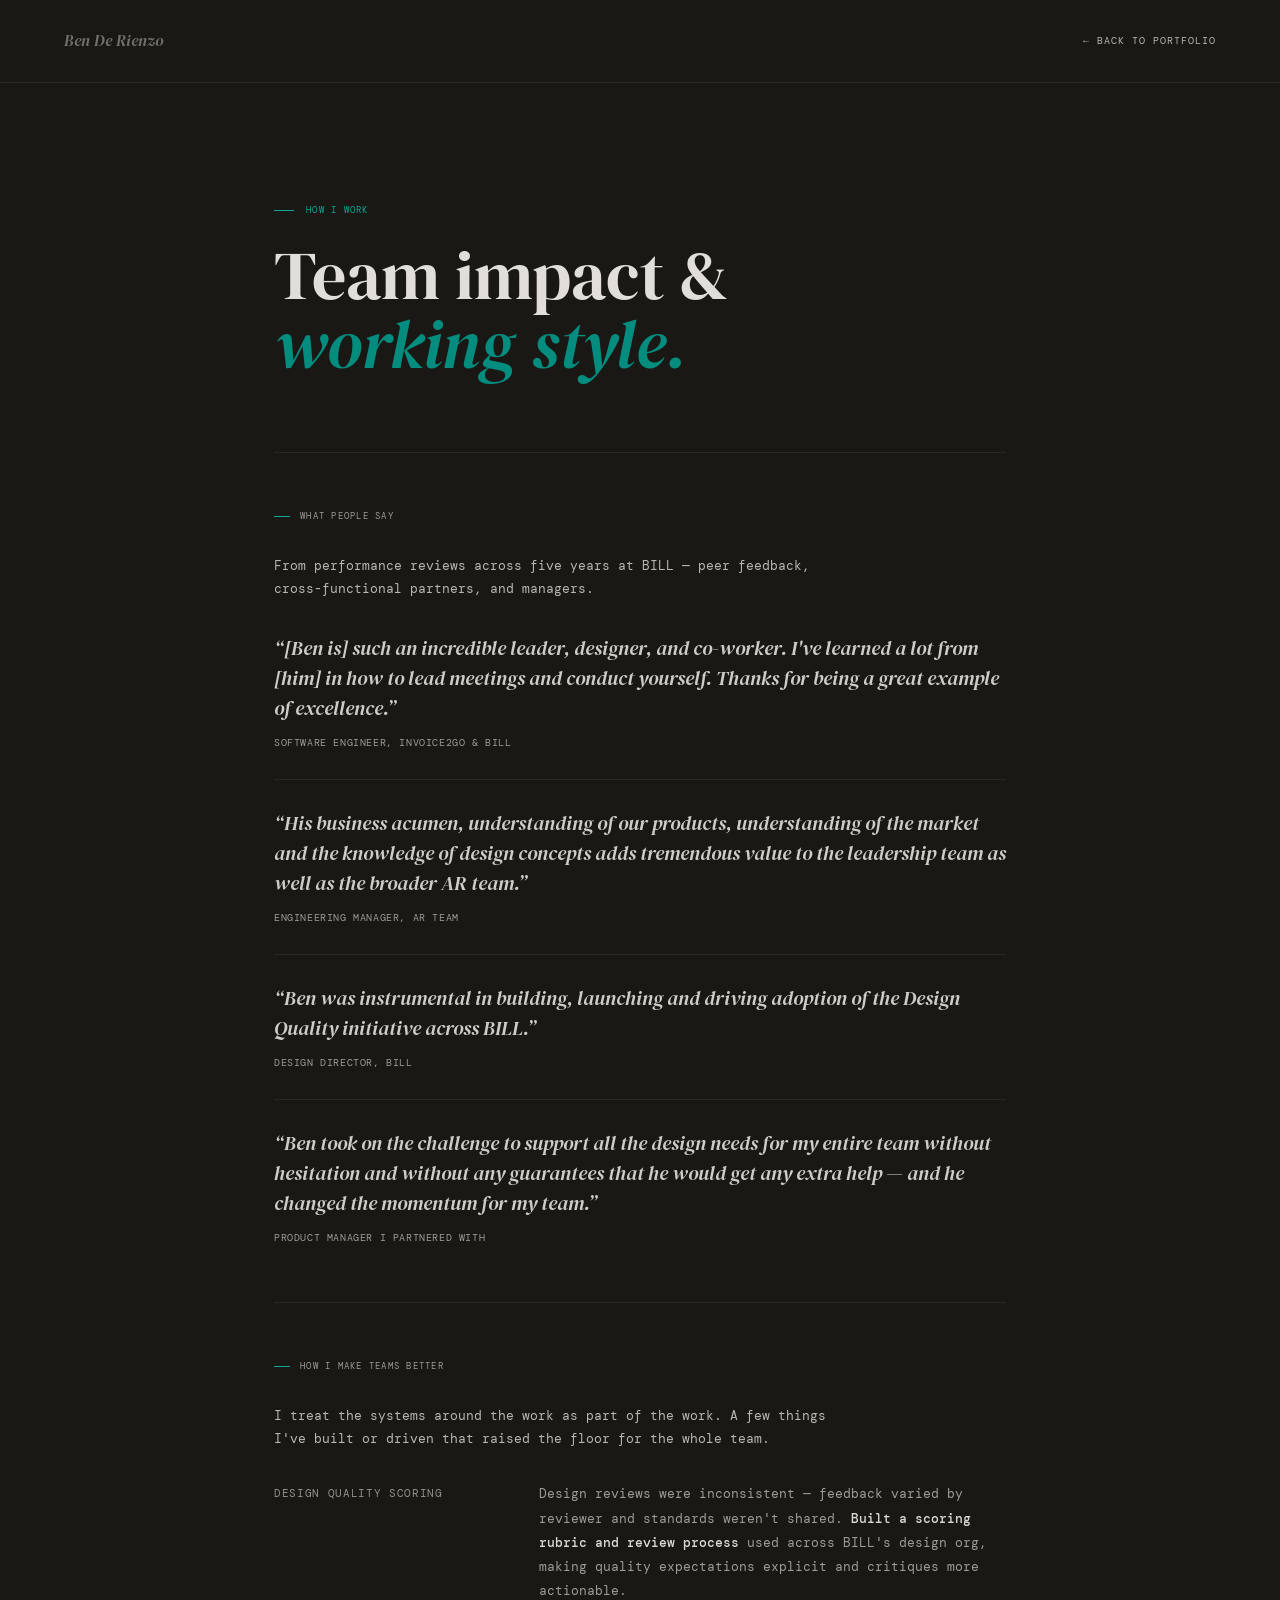
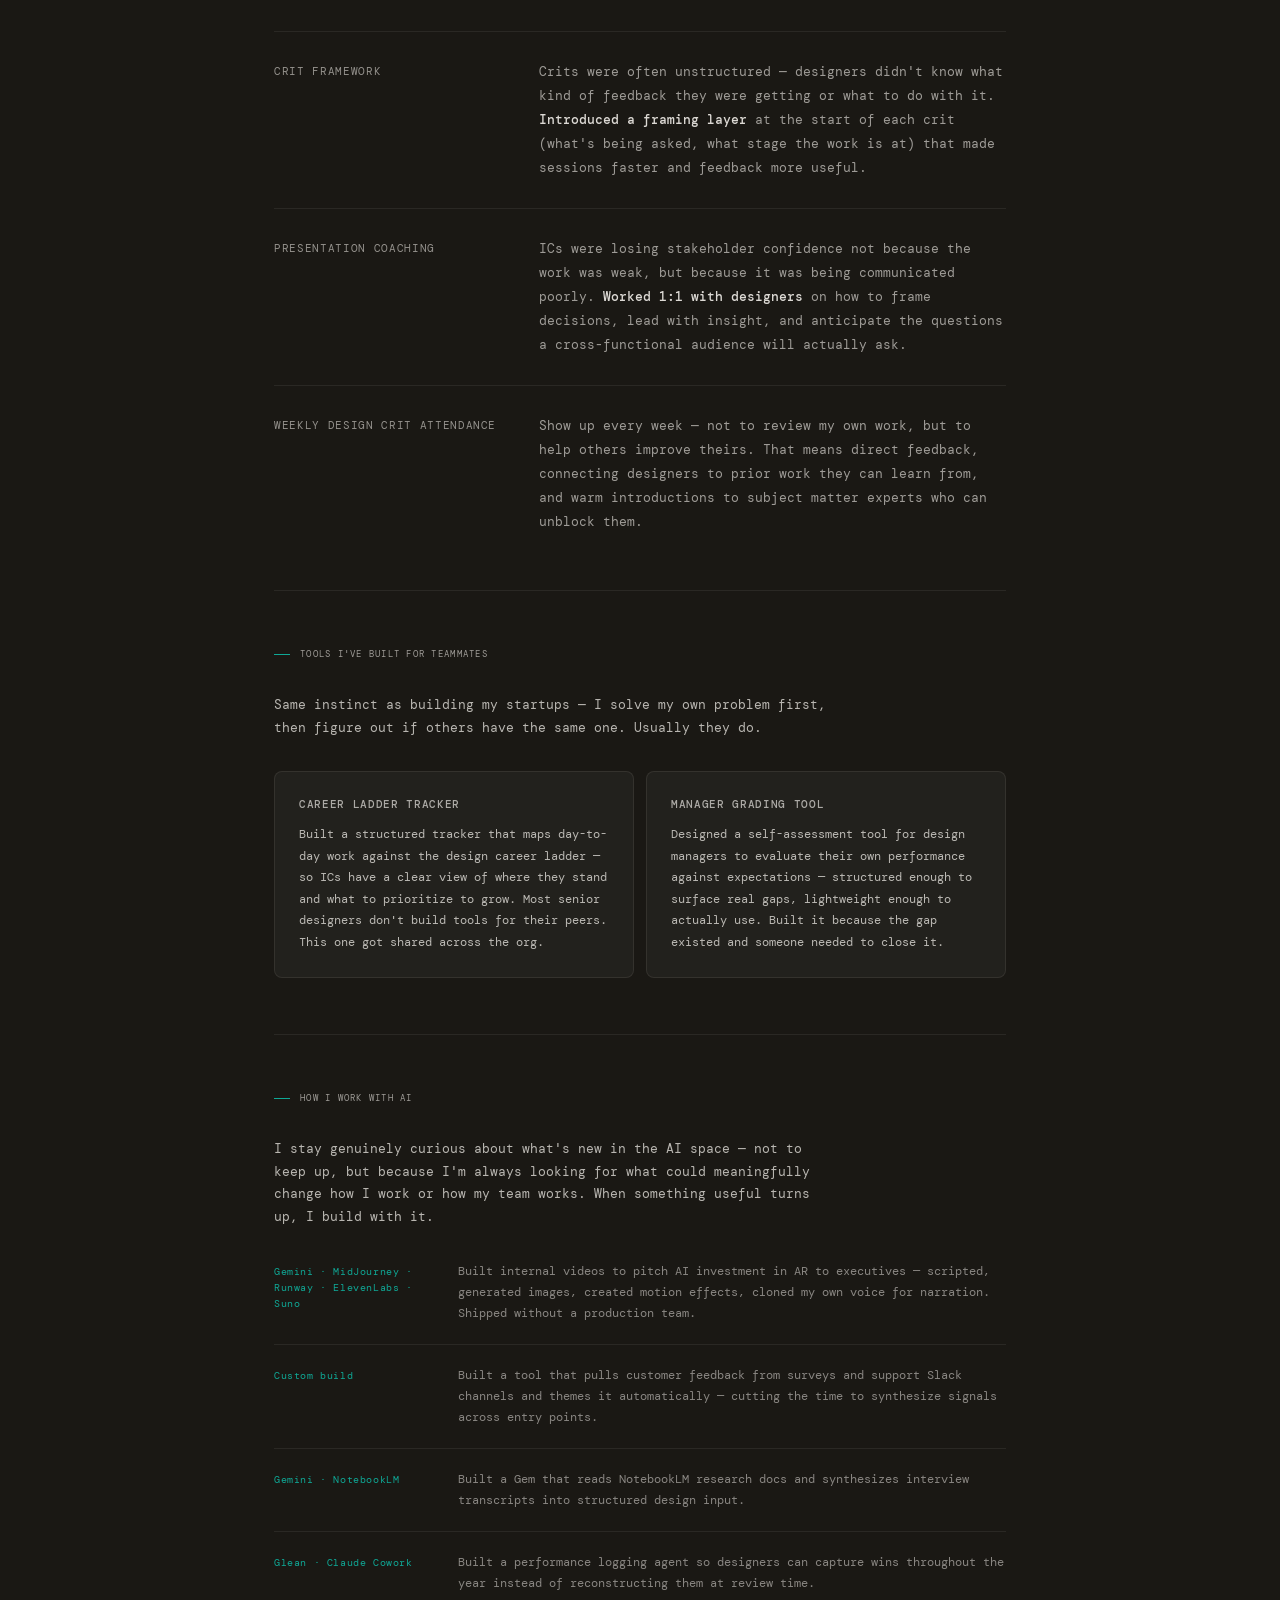
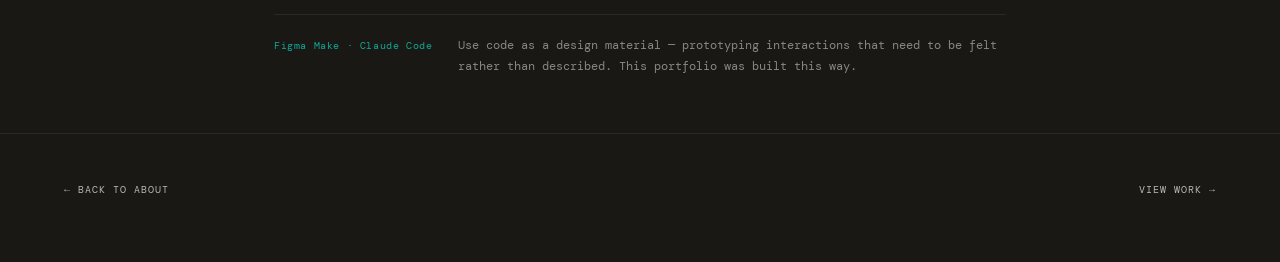
<file: working-with-ben.html>
<!DOCTYPE html>
<html lang="en">
<head>
<meta charset="UTF-8">
<meta name="viewport" content="width=device-width, initial-scale=1.0">
<title>Team impact & working style — Ben De Rienzo</title>
<link rel="preconnect" href="https://fonts.googleapis.com">
<link rel="preconnect" href="https://fonts.gstatic.com" crossorigin>
<link href="https://fonts.googleapis.com/css2?family=DM+Serif+Display:ital@0;1&family=DM+Mono:wght@400;500&display=swap" rel="stylesheet">
<style>
  *, *::before, *::after { box-sizing: border-box; margin: 0; padding: 0; }
  html { scroll-behavior: smooth; }
  a { color: inherit; text-decoration: none; }

  :root {
    --cream:        #F7F4EF;
    --ink:          #1A1814;
    --ink-warm:     #048C7F;
    --teal-on-dark: #0FA896; /* #048C7F lightened to 6.5:1 on #1A1814 */
    --serif: 'DM Serif Display', Georgia, serif;
    --mono:  'DM Mono', 'Courier New', monospace;
    --pad: clamp(24px, 5vw, 72px);
  }

  body {
    background: var(--ink);
    color: var(--cream);
    font-family: var(--mono);
    font-size: 13px;
    line-height: 1.6;
    -webkit-font-smoothing: antialiased;
    overflow-x: hidden;
  }

  /* ─── Cursor glow ─── */
  .cursor { display: none; }
  .cursor-ring {
    width: 80px; height: 80px;
    background: radial-gradient(circle, rgba(15,168,150,0.28) 0%, rgba(15,168,150,0) 70%);
    border-radius: 50%;
    position: fixed; top: 0; left: 0; pointer-events: none;
    transform: translate(-50%,-50%); z-index: 9998; opacity: 0;
    transition: opacity 0.4s, width 0.25s ease, height 0.25s ease;
  }
  body:hover .cursor-ring { opacity: 1; }
  body.cursor-hover .cursor-ring {
    width: 110px; height: 110px;
    background: radial-gradient(circle, rgba(15,168,150,0.4) 0%, rgba(15,168,150,0) 70%);
  }

  /* ─── Nav ─── */
  .nav {
    display: flex; justify-content: space-between; align-items: center;
    padding: 28px var(--pad);
    border-bottom: 0.5px solid rgba(247,244,239,0.07);
  }
  .nav-name { font-family: var(--serif); font-size: 16px; font-style: italic; opacity: 0.4; }
  .nav-back {
    font-size: 10px; letter-spacing: 0.1em; text-transform: uppercase;
    color: rgba(247,244,239,0.72); transition: color 0.2s;
  }
  .nav-back:hover { color: var(--teal-on-dark); }
  .nav-back:focus-visible { outline: 2px solid var(--teal-on-dark); outline-offset: 4px; border-radius: 2px; }

  /* ─── Page wrapper ─── */
  .page { max-width: 860px; margin: 0 auto; padding: 0 var(--pad); }

  /* ─── Intro ─── */
  .intro { padding: clamp(64px, 10vw, 120px) 0 clamp(48px, 6vw, 72px); }
  .intro-eyebrow {
    font-size: 9px; letter-spacing: 0.14em; text-transform: uppercase;
    color: var(--teal-on-dark); margin-bottom: 24px;
    display: flex; align-items: center; gap: 12px;
  }
  .intro-eyebrow::before { content: ''; display: block; width: 20px; height: 0.5px; background: var(--teal-on-dark); }
  .intro-headline {
    font-family: var(--serif); font-size: clamp(38px, 5.5vw, 68px);
    line-height: 1.02; font-weight: 400;
    color: rgba(247,244,239,0.9);
  }
  .intro-headline em { font-style: italic; color: var(--ink-warm); }

  /* ─── Section ─── */
  .section {
    padding: 56px 0;
    border-top: 0.5px solid rgba(247,244,239,0.07);
    opacity: 0; transform: translateY(20px);
    transition: opacity 0.6s ease, transform 0.6s ease;
  }
  .section.in { opacity: 1; transform: translateY(0); }
  .section-label {
    font-size: 9px; letter-spacing: 0.14em; text-transform: uppercase;
    color: rgba(247,244,239,0.6); margin-bottom: 32px;
    display: flex; align-items: center; gap: 10px;
  }
  .section-label::before { content: ''; display: block; width: 16px; height: 0.5px; background: var(--teal-on-dark); }
  .section-intro { font-size: 13px; color: rgba(247,244,239,0.72); line-height: 1.75; margin-bottom: 32px; max-width: 560px; }

  /* ─── Quotes ─── */
  .quotes { display: flex; flex-direction: column; gap: 0; }
  .quote { padding: 28px 0; border-bottom: 0.5px solid rgba(247,244,239,0.07); }
  .quote:first-child { padding-top: 0; }
  .quote:last-child { border-bottom: none; padding-bottom: 0; }
  .quote-text {
    font-family: var(--serif); font-size: clamp(16px, 2vw, 20px);
    font-style: italic; line-height: 1.5;
    color: rgba(247,244,239,0.82); margin-bottom: 12px;
  }
  .quote-text::before { content: '\201C'; }
  .quote-text::after  { content: '\201D'; }
  .quote-attr {
    font-size: 10px; letter-spacing: 0.06em; text-transform: uppercase;
    color: rgba(247,244,239,0.6);
  }

  /* ─── Impact items ─── */
  .impact-list { display: flex; flex-direction: column; gap: 0; }
  .impact-item { padding: 28px 0; border-bottom: 0.5px solid rgba(247,244,239,0.07); display: grid; grid-template-columns: 1fr 2fr; gap: 32px; }
  .impact-item:first-child { padding-top: 0; }
  .impact-item:last-child { border-bottom: none; padding-bottom: 0; }
  .impact-title {
    font-size: 11px; letter-spacing: 0.06em; text-transform: uppercase;
    color: rgba(247,244,239,0.55); padding-top: 2px; line-height: 1.7;
  }
  .impact-body { font-size: 13px; color: rgba(247,244,239,0.6); line-height: 1.85; }
  .impact-body strong { color: rgba(247,244,239,0.88); font-weight: 500; }

  /* ─── Tool cards ─── */
  .tool-cards { display: grid; grid-template-columns: 1fr 1fr; gap: 12px; }
  .tool-card {
    background: rgba(247,244,239,0.04);
    border: 0.5px solid rgba(247,244,239,0.08);
    border-radius: 8px; padding: 24px;
    transition: background 0.2s;
  }
  .tool-card:hover { background: rgba(247,244,239,0.07); }
  .tool-card-title {
    font-size: 11px; letter-spacing: 0.06em; text-transform: uppercase;
    color: rgba(247,244,239,0.65); font-weight: 500; margin-bottom: 10px;
  }
  .tool-card-body { font-size: 12px; color: rgba(247,244,239,0.72); line-height: 1.8; }

  /* ─── AI rows ─── */
  .ai-rows { display: flex; flex-direction: column; gap: 0; }
  .ai-row { padding: 20px 0; border-bottom: 0.5px solid rgba(247,244,239,0.07); display: grid; grid-template-columns: 160px 1fr; gap: 24px; align-items: baseline; }
  .ai-row:first-child { padding-top: 0; }
  .ai-row:last-child { border-bottom: none; padding-bottom: 0; }
  .ai-row-tools {
    font-size: 10px; letter-spacing: 0.06em;
    color: var(--teal-on-dark);
  }
  .ai-row-desc { font-size: 12px; color: rgba(247,244,239,0.5); line-height: 1.75; }

  /* ─── Footer ─── */
  .foot {
    border-top: 0.5px solid rgba(247,244,239,0.07);
    padding: 48px var(--pad) 64px;
    display: flex; justify-content: space-between;
  }
  .foot-link {
    font-size: 10px; letter-spacing: 0.1em; text-transform: uppercase;
    color: rgba(247,244,239,0.72); transition: color 0.2s;
  }
  .foot-link:hover { color: var(--teal-on-dark); }
  .foot-link:focus-visible { outline: 2px solid var(--teal-on-dark); outline-offset: 4px; border-radius: 2px; }

  @media (prefers-reduced-motion: reduce) {
    .section, .cursor, .cursor-ring { transition: none; }
    .section { opacity: 1; transform: none; }
  }

  @media (max-width: 700px) {
    .impact-item { grid-template-columns: 1fr; gap: 10px; }
    .tool-cards { grid-template-columns: 1fr; }
    .ai-row { grid-template-columns: 1fr; gap: 6px; }
  }
  @media (max-width: 900px) {
    .cursor, .cursor-ring { display: none; }
    body { cursor: auto; }
  }
</style>
</head>
<body>

<div class="cursor" id="cursor"></div>
<div class="cursor-ring" id="cursorRing"></div>

<nav class="nav" aria-label="Site navigation">
  <span class="nav-name" aria-hidden="true">Ben De Rienzo</span>
  <a class="nav-back" href="index.html#about">← Back to portfolio</a>
</nav>

<main class="page" id="main-content">

  <div class="intro">
    <div class="intro-eyebrow">How I work</div>
    <h1 class="intro-headline">Team impact &<br><em>working style.</em></h1>
  </div>

  <!-- What people say -->
  <section class="section" data-reveal aria-label="What people say">
    <div class="section-label" aria-hidden="true">What people say</div>
    <p class="section-intro">From performance reviews across five years at BILL — peer feedback, cross-functional partners, and managers.</p>
    <div class="quotes">
      <div class="quote">
        <p class="quote-text">[Ben is] such an incredible leader, designer, and co-worker. I've learned a lot from [him] in how to lead meetings and conduct yourself. Thanks for being a great example of excellence.</p>
        <p class="quote-attr">Software Engineer, Invoice2go &amp; BILL</p>
      </div>
      <div class="quote">
        <p class="quote-text">His business acumen, understanding of our products, understanding of the market and the knowledge of design concepts adds tremendous value to the leadership team as well as the broader AR team.</p>
        <p class="quote-attr">Engineering manager, AR team</p>
      </div>
      <div class="quote">
        <p class="quote-text">Ben was instrumental in building, launching and driving adoption of the Design Quality initiative across BILL.</p>
        <p class="quote-attr">Design director, BILL</p>
      </div>
      <div class="quote">
        <p class="quote-text">Ben took on the challenge to support all the design needs for my entire team without hesitation and without any guarantees that he would get any extra help — and he changed the momentum for my team.</p>
        <p class="quote-attr">Product manager I partnered with</p>
      </div>
    </div>
  </section>

  <!-- How I make teams better -->
  <section class="section" data-reveal aria-label="How I make teams better">
    <div class="section-label" aria-hidden="true">How I make teams better</div>
    <p class="section-intro">I treat the systems around the work as part of the work. A few things I've built or driven that raised the floor for the whole team.</p>
    <div class="impact-list">
      <div class="impact-item">
        <div class="impact-title">Design quality scoring</div>
        <div class="impact-body">Design reviews were inconsistent — feedback varied by reviewer and standards weren't shared. <strong>Built a scoring rubric and review process</strong> used across BILL's design org, making quality expectations explicit and critiques more actionable.</div>
      </div>
      <div class="impact-item">
        <div class="impact-title">Crit framework</div>
        <div class="impact-body">Crits were often unstructured — designers didn't know what kind of feedback they were getting or what to do with it. <strong>Introduced a framing layer</strong> at the start of each crit (what's being asked, what stage the work is at) that made sessions faster and feedback more useful.</div>
      </div>
      <div class="impact-item">
        <div class="impact-title">Presentation coaching</div>
        <div class="impact-body">ICs were losing stakeholder confidence not because the work was weak, but because it was being communicated poorly. <strong>Worked 1:1 with designers</strong> on how to frame decisions, lead with insight, and anticipate the questions a cross-functional audience will actually ask.</div>
      </div>
      <div class="impact-item">
        <div class="impact-title">Weekly design crit attendance</div>
        <div class="impact-body">Show up every week — not to review my own work, but to help others improve theirs. That means direct feedback, connecting designers to prior work they can learn from, and warm introductions to subject matter experts who can unblock them.</div>
      </div>
    </div>
  </section>

  <!-- Tools for teammates -->
  <section class="section" data-reveal aria-label="Tools I've built for teammates">
    <div class="section-label" aria-hidden="true">Tools I've built for teammates</div>
    <p class="section-intro">Same instinct as building my startups — I solve my own problem first, then figure out if others have the same one. Usually they do.</p>
    <div class="tool-cards">
      <div class="tool-card">
        <div class="tool-card-title">Career ladder tracker</div>
        <div class="tool-card-body">Built a structured tracker that maps day-to-day work against the design career ladder — so ICs have a clear view of where they stand and what to prioritize to grow. Most senior designers don't build tools for their peers. This one got shared across the org.</div>
      </div>
      <div class="tool-card">
        <div class="tool-card-title">Manager grading tool</div>
        <div class="tool-card-body">Designed a self-assessment tool for design managers to evaluate their own performance against expectations — structured enough to surface real gaps, lightweight enough to actually use. Built it because the gap existed and someone needed to close it.</div>
      </div>
    </div>
  </section>

  <!-- AI -->
  <section class="section" data-reveal aria-label="How I work with AI">
    <div class="section-label" aria-hidden="true">How I work with AI</div>
    <p class="section-intro">I stay genuinely curious about what's new in the AI space — not to keep up, but because I'm always looking for what could meaningfully change how I work or how my team works. When something useful turns up, I build with it.</p>
    <div class="ai-rows">
      <div class="ai-row">
        <div class="ai-row-tools">Gemini · MidJourney · Runway · ElevenLabs · Suno</div>
        <div class="ai-row-desc">Built internal videos to pitch AI investment in AR to executives — scripted, generated images, created motion effects, cloned my own voice for narration. Shipped without a production team.</div>
      </div>
      <div class="ai-row">
        <div class="ai-row-tools">Custom build</div>
        <div class="ai-row-desc">Built a tool that pulls customer feedback from surveys and support Slack channels and themes it automatically — cutting the time to synthesize signals across entry points.</div>
      </div>
      <div class="ai-row">
        <div class="ai-row-tools">Gemini · NotebookLM</div>
        <div class="ai-row-desc">Built a Gem that reads NotebookLM research docs and synthesizes interview transcripts into structured design input.</div>
      </div>
      <div class="ai-row">
        <div class="ai-row-tools">Glean · Claude Cowork</div>
        <div class="ai-row-desc">Built a performance logging agent so designers can capture wins throughout the year instead of reconstructing them at review time.</div>
      </div>
      <div class="ai-row">
        <div class="ai-row-tools">Figma Make · Claude Code</div>
        <div class="ai-row-desc">Use code as a design material — prototyping interactions that need to be felt rather than described. This portfolio was built this way.</div>
      </div>
    </div>
  </section>

</main>

<footer class="foot">
  <a class="foot-link" href="index.html#about">← Back to about</a>
  <a class="foot-link" href="index.html#work">View work →</a>
</footer>

<script>
(function() {
  var ring = document.getElementById('cursorRing');
  document.addEventListener('mousemove', function(e) {
    ring.style.left = e.clientX + 'px'; ring.style.top = e.clientY + 'px';
  });
  document.querySelectorAll('a').forEach(function(el) {
    el.addEventListener('mouseenter', function() { document.body.classList.add('cursor-hover'); });
    el.addEventListener('mouseleave', function() { document.body.classList.remove('cursor-hover'); });
  });
  window.addEventListener('scroll', function() {});
  var obs = new IntersectionObserver(function(entries) {
    entries.forEach(function(e) { if (e.isIntersecting) { e.target.classList.add('in'); obs.unobserve(e.target); } });
  }, { threshold: 0.06, rootMargin: '0px 0px 80px 0px' });
  document.querySelectorAll('[data-reveal]').forEach(function(el) { obs.observe(el); });
})();
</script>
</body>
</html>
</file>
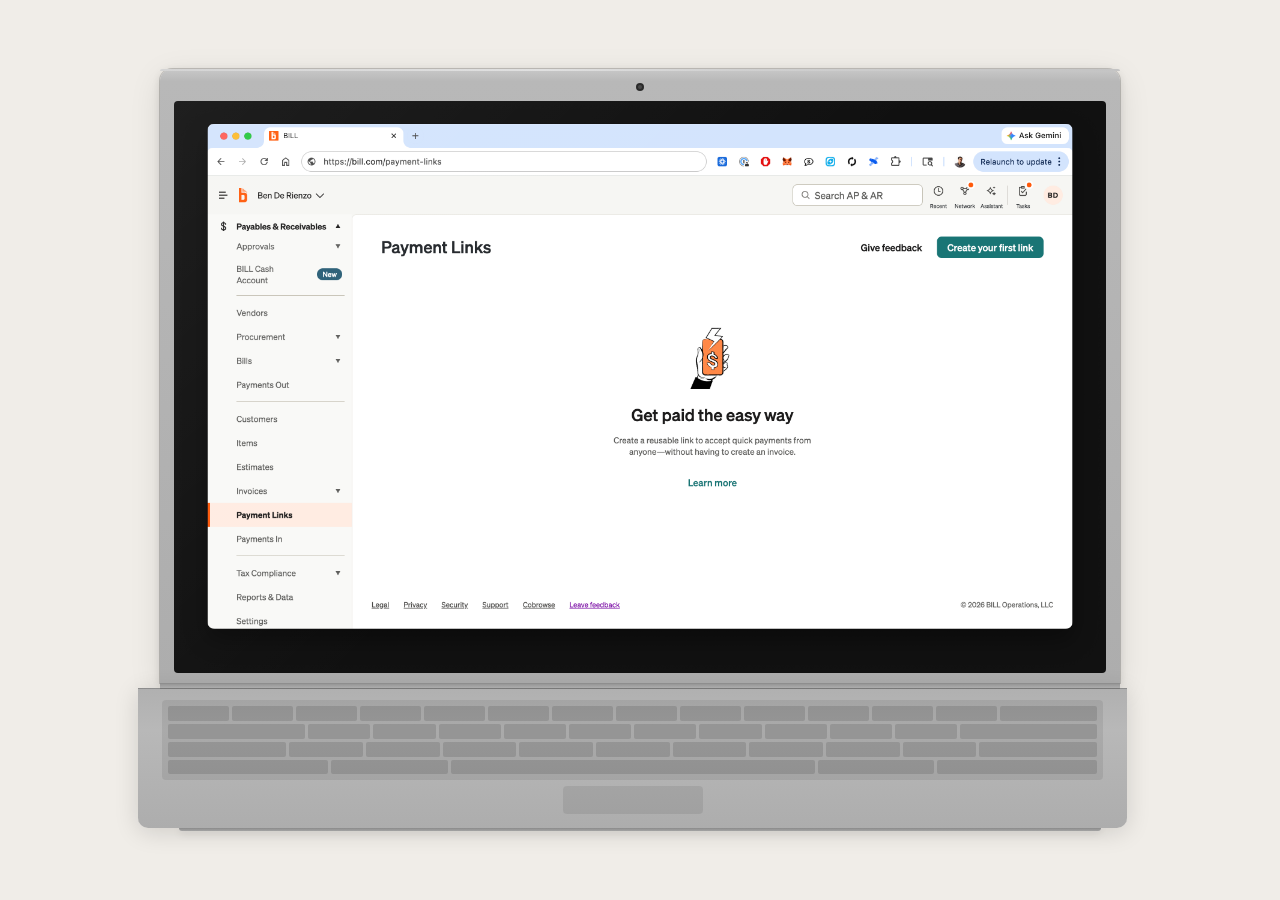
<file: assets/images/mockup-generator.html>
<!DOCTYPE html>
<html>
<head>
<meta charset="UTF-8">
<style>
  * { margin: 0; padding: 0; box-sizing: border-box; }
  body {
    background: #F0EDE8;
    display: flex;
    align-items: center;
    justify-content: center;
    min-height: 100vh;
    padding: 60px;
  }

  .scene {
    width: 960px;
    display: flex;
    flex-direction: column;
    align-items: center;
  }

  /* MacBook lid / screen */
  .lid {
    width: 100%;
    background: linear-gradient(180deg, #C8C8C8 0%, #B8B8B8 2%, #ADADAD 100%);
    border-radius: 12px 12px 0 0;
    padding: 14px 14px 10px;
    position: relative;
    box-shadow:
      0 0 0 1px rgba(0,0,0,0.18),
      0 2px 8px rgba(0,0,0,0.12),
      0 8px 32px rgba(0,0,0,0.10);
  }

  .lid::before {
    content: '';
    position: absolute;
    top: 0; left: 0; right: 0;
    height: 2px;
    border-radius: 12px 12px 0 0;
    background: linear-gradient(90deg, #D4D4D4, #E0E0E0 40%, #D0D0D0 60%, #C4C4C4);
  }

  /* Camera notch */
  .camera {
    width: 8px;
    height: 8px;
    background: #2A2A2A;
    border-radius: 50%;
    margin: 0 auto 10px;
    position: relative;
    z-index: 2;
  }
  .camera::after {
    content: '';
    position: absolute;
    top: 2px; left: 2px;
    width: 4px; height: 4px;
    background: rgba(255,255,255,0.15);
    border-radius: 50%;
  }

  /* Screen bezel */
  .screen {
    background: #111;
    border-radius: 4px;
    overflow: hidden;
    line-height: 0;
    position: relative;
  }

  .screen img {
    width: 100%;
    height: auto;
    display: block;
  }

  /* Screen glare */
  .screen::after {
    content: '';
    position: absolute;
    top: 0; left: 0; right: 0; bottom: 0;
    background: linear-gradient(
      135deg,
      rgba(255,255,255,0.06) 0%,
      transparent 50%
    );
    pointer-events: none;
  }

  /* Hinge shadow */
  .hinge {
    width: 100%;
    height: 5px;
    background: linear-gradient(180deg, #888 0%, #999 30%, #ADADAD 100%);
    position: relative;
    z-index: 2;
    box-shadow: 0 1px 0 rgba(0,0,0,0.15);
  }

  /* Base / keyboard deck */
  .base {
    width: 103%;
    margin-left: -1.5%;
    background: linear-gradient(180deg, #B0B0B0 0%, #B8B8B8 30%, #ADADAD 100%);
    border-radius: 0 0 10px 10px;
    padding: 12px 24px 14px;
    position: relative;
    box-shadow:
      0 4px 24px rgba(0,0,0,0.14),
      0 1px 0 rgba(0,0,0,0.2) inset;
  }

  /* Keyboard area placeholder */
  .keyboard {
    background: rgba(0,0,0,0.08);
    border-radius: 4px;
    height: 80px;
    display: grid;
    grid-template-rows: 1fr 1fr 1fr 1fr;
    gap: 3px;
    padding: 6px;
  }

  .key-row {
    display: flex;
    gap: 3px;
  }

  .key {
    background: rgba(0,0,0,0.12);
    border-radius: 2px;
    flex: 1;
    height: 100%;
  }

  .key.wide { flex: 1.6; }
  .key.wider { flex: 2.2; }
  .key.space { flex: 5; }

  /* Trackpad */
  .trackpad {
    background: rgba(0,0,0,0.08);
    border-radius: 4px;
    width: 140px;
    height: 28px;
    margin: 6px auto 0;
  }

  /* Bottom edge / foot */
  .foot {
    width: 96%;
    margin: 0 auto;
    height: 3px;
    background: linear-gradient(180deg, #999 0%, #B0B0B0 100%);
    border-radius: 0 0 6px 6px;
    box-shadow: 0 2px 8px rgba(0,0,0,0.15);
  }
</style>
</head>
<body>
<div class="scene">
  <div class="lid">
    <div class="camera"></div>
    <div class="screen">
      <img src="paymentlinks1.png" alt="Payment Links – BILL" />
    </div>
  </div>
  <div class="hinge"></div>
  <div class="base">
    <div class="keyboard">
      <div class="key-row">
        <div class="key"></div><div class="key"></div><div class="key"></div><div class="key"></div>
        <div class="key"></div><div class="key"></div><div class="key"></div><div class="key"></div>
        <div class="key"></div><div class="key"></div><div class="key"></div><div class="key"></div>
        <div class="key"></div><div class="key wide"></div>
      </div>
      <div class="key-row">
        <div class="key wider"></div><div class="key"></div><div class="key"></div><div class="key"></div>
        <div class="key"></div><div class="key"></div><div class="key"></div><div class="key"></div>
        <div class="key"></div><div class="key"></div><div class="key"></div><div class="key wider"></div>
      </div>
      <div class="key-row">
        <div class="key wide"></div><div class="key"></div><div class="key"></div><div class="key"></div>
        <div class="key"></div><div class="key"></div><div class="key"></div><div class="key"></div>
        <div class="key"></div><div class="key"></div><div class="key wide"></div>
      </div>
      <div class="key-row">
        <div class="key wider"></div><div class="key wide"></div>
        <div class="key space"></div>
        <div class="key wide"></div><div class="key wider"></div>
      </div>
    </div>
    <div class="trackpad"></div>
  </div>
  <div class="foot"></div>
</div>
</body>
</html>
</file>
<file: assets/css/base.css>
/* ─── Reset ─── */
*, *::before, *::after { box-sizing: border-box; margin: 0; padding: 0; }
html { scroll-behavior: smooth; font-size: 16px; }
img { display: block; max-width: 100%; }
button { cursor: pointer; font-family: inherit; border: none; background: none; }
a { color: inherit; text-decoration: none; }

/* ─── Tokens ─── */
:root {
  --cream:      rgb(234, 241, 241);
  --cream-mid:  rgb(218, 230, 230);
  --cream-dark: rgb(205, 220, 220);
  --ink:        rgb(39, 44, 93);
  --ink-warm:   #048C7F;
  --ink-mid:    #C8E9E6;
  --muted:      rgba(39, 44, 93, 0.72);
  --rule:       rgba(39, 44, 93, 0.14);
  --rule-light: rgba(39, 44, 93, 0.08);

  --serif: 'DM Serif Display', Georgia, serif;
  --mono:  'DM Mono', 'Courier New', monospace;

  --max:   1140px;
  --pad-x: clamp(24px, 5vw, 72px);
  --pad-x-wide: clamp(24px, 6vw, 96px);
}

/* ─── Base body ─── */
body {
  background: var(--cream);
  color: var(--ink);
  font-family: var(--mono);
  font-size: 13px;
  line-height: 1.6;
  -webkit-font-smoothing: antialiased;
  overflow-x: hidden;
}
</file>
<file: assets/css/cursor.css>
/* ─── Cursor glow ─── */
.cursor { display: none; }
.cursor-ring {
  width: 240px; height: 240px;
  background: radial-gradient(circle, rgba(4,140,127,0.25) 0%, rgba(4,140,127,0) 70%);
  border-radius: 50%;
  position: fixed; top: 0; left: 0;
  pointer-events: none;
  transform: translate(-50%, -50%);
  z-index: 9998;
  opacity: 0;
  transition: opacity 0.4s, width 0.25s ease, height 0.25s ease;
}
body:hover .cursor-ring { opacity: 1; }
body.cursor-hover .cursor-ring {
  width: 330px; height: 330px;
  background: radial-gradient(circle, rgba(4,140,127,0.4) 0%, rgba(4,140,127,0) 70%);
}

@media (max-width: 900px) {
  .cursor-ring { display: none; }
}
</file>
<file: assets/css/nav.css>
/* ─── Nav (shared) ─── */
.nav {
  display: flex;
  justify-content: space-between;
  align-items: center;
  padding: 28px var(--pad-x);
  position: sticky;
  top: 0;
  z-index: 100;
  background: var(--cream);
  border-bottom: 0.5px solid transparent;
  transition: border-color 0.3s;
}
.nav.scrolled { border-color: var(--rule); }
.nav-name {
  font-family: var(--serif);
  font-size: 16px;
  font-style: italic;
  color: var(--ink);
  letter-spacing: 0.01em;
}

/* Index nav extras */
.nav-links { display: flex; gap: 36px; align-items: center; }
.nav-link {
  font-size: 10px; letter-spacing: 0.1em; text-transform: uppercase;
  color: var(--muted); position: relative; transition: color 0.2s;
}
.nav-link::after {
  content: ''; position: absolute; bottom: -2px; left: 0;
  width: 0; height: 0.5px; background: var(--ink); transition: width 0.25s ease;
}
.nav-link:hover { color: var(--ink); }
.nav-link:hover::after { width: 100%; }
.nav-cta {
  font-size: 10px; letter-spacing: 0.08em; text-transform: uppercase;
  color: var(--ink); border: 0.5px solid var(--rule);
  border-radius: 20px; padding: 8px 20px;
  transition: background 0.2s, border-color 0.2s;
}
.nav-cta:hover { background: var(--cream-mid); border-color: var(--muted); }

/* Case study nav back link */
.nav-back {
  font-size: 10px; letter-spacing: 0.1em; text-transform: uppercase;
  color: rgba(39,44,93,0.55); display: flex; align-items: center; gap: 8px;
  transition: color 0.2s;
}
.nav-back:hover { color: var(--ink-warm); }
.nav-back-arrow { font-size: 13px; }
</file>
<file: assets/css/case-study.css>
/* ─── Case study shared styles ─── */

/* Hero */
.cs-hero {
  padding: clamp(64px, 10vw, 120px) var(--pad-x) clamp(48px, 8vw, 80px);
  max-width: var(--max); margin: 0 auto;
  display: grid; grid-template-columns: 1fr 340px; gap: 80px; align-items: end;
}
.cs-eyebrow {
  font-size: 9px; letter-spacing: 0.12em; text-transform: uppercase;
  color: rgba(39,44,93,0.55); margin-bottom: 20px;
  display: flex; align-items: center; gap: 12px;
}
.cs-eyebrow::before {
  content: ''; display: block; width: 28px; height: 0.5px; background: var(--rule);
}
.cs-headline {
  font-family: var(--serif); font-size: clamp(36px, 5vw, 60px);
  line-height: 1.05; font-weight: 400; color: var(--ink);
}
.cs-headline em { font-style: italic; color: var(--ink-warm); }
.cs-meta { display: flex; flex-direction: column; gap: 20px; padding-bottom: 6px; }
.cs-meta-item { border-left: 1.5px solid var(--rule); padding-left: 16px; }
.cs-meta-key {
  font-size: 8px; letter-spacing: 0.1em; text-transform: uppercase;
  color: var(--muted); margin-bottom: 4px;
}
.cs-meta-val { font-size: 12px; color: rgb(39,44,93); line-height: 1.5; }

/* Divider */
.cs-rule { height: 0.5px; background: var(--rule); }

/* Caveat note */
.cs-caveat {
  max-width: var(--max); margin: 0 auto;
  padding: 16px var(--pad-x);
  display: flex; align-items: flex-start; gap: 10px;
  border-bottom: 0.5px solid var(--rule);
}
.cs-caveat-label {
  font-size: 8px; letter-spacing: 0.12em; text-transform: uppercase;
  color: var(--ink); white-space: nowrap; flex-shrink: 0;
  line-height: 2; padding-top: 1px;
}
.cs-caveat-text { font-size: 11px; color: rgba(39,44,93,0.55); line-height: 1.5; }

/* Body layout */
.cs-body { max-width: var(--max); margin: 0 auto; padding: 0 var(--pad-x); }

/* Section */
.cs-section {
  display: grid; grid-template-columns: 200px 1fr; gap: 48px 80px;
  padding: 72px 0; border-bottom: 0.5px solid var(--rule-light);
  opacity: 0; transform: translateY(24px);
  transition: opacity 0.6s ease, transform 0.6s ease;
}
.cs-section.in { opacity: 1; transform: translateY(0); }
.cs-section:last-child { border-bottom: none; }
.cs-section-label {
  font-size: 9px; letter-spacing: 0.12em; text-transform: uppercase;
  color: var(--muted); padding-top: 5px; line-height: 1.8;
}
.cs-section-label strong {
  display: block; font-size: 11px; color: rgba(39,44,93,0.55);
  letter-spacing: 0.06em; margin-bottom: 6px;
}
.cs-content { max-width: 640px; }

/* Typography */
.cs-lead {
  font-family: var(--serif); font-size: clamp(20px, 2.5vw, 26px);
  line-height: 1.35; font-weight: 400; color: var(--ink); margin-bottom: 28px;
}
.cs-lead em { font-style: italic; color: var(--ink-warm); }
.cs-body-text { font-size: 13px; color: rgb(39,44,93); line-height: 1.95; margin-bottom: 20px; }
.cs-body-text:last-child { margin-bottom: 0; }
.cs-body-text strong { color: var(--ink); font-weight: 500; }
.cs-subhead {
  font-size: 13px; color: rgb(39,44,93); line-height: 1.75;
  margin-top: 24px; max-width: 520px;
}

/* Pull quote */
.cs-pull-quote { border-left: 2px solid var(--ink-warm); padding: 4px 0 4px 24px; margin: 32px 0; }
.cs-pull-quote p {
  font-family: var(--serif); font-size: clamp(17px, 2vw, 22px);
  font-style: italic; line-height: 1.4; color: var(--ink);
}

/* Image slots */
.cs-visual {
  margin: 40px 0 6px; border-radius: 8px; overflow: hidden;
  background: var(--cream-mid);
  opacity: 0; transform: translateY(16px);
  transition: opacity 0.5s ease, transform 0.5s ease;
}
.cs-visual.in { opacity: 1; transform: translateY(0); }
.cs-visual img { width: 100%; display: block; }
.cs-visual-placeholder {
  width: 100%; aspect-ratio: 16/9;
  display: flex; align-items: center; justify-content: center;
  flex-direction: column; gap: 12px;
  border: 1px dashed var(--rule); border-radius: 8px; background: var(--cream-mid);
}
.cs-visual-placeholder-label {
  font-size: 10px; letter-spacing: 0.1em; text-transform: uppercase; color: var(--muted);
}
.cs-visual-caption {
  font-size: 10px; color: var(--muted); letter-spacing: 0.04em;
  line-height: 1.6; margin-bottom: 32px;
}

/* 3-up insight pills */
.cs-insights { display: grid; grid-template-columns: repeat(3, 1fr); gap: 16px; margin: 32px 0; }
.cs-insight { background: var(--cream-mid); border-radius: 6px; padding: 20px; border-top: 2px solid var(--rule); }
.cs-insight-num { font-family: var(--serif); font-size: 32px; color: var(--ink); line-height: 1; margin-bottom: 8px; }
.cs-insight-num em { font-style: italic; color: var(--ink-warm); }
.cs-insight-label { font-size: 10px; letter-spacing: 0.06em; text-transform: uppercase; color: rgba(39,44,93,0.55); line-height: 1.6; }

/* Strategy pillars */
.cs-pillars { display: flex; flex-direction: column; gap: 0; margin: 32px 0; }
.cs-pillar {
  padding: 20px 0; border-bottom: 0.5px solid var(--rule-light);
  display: grid; grid-template-columns: 28px 1fr; gap: 16px; align-items: start;
}
.cs-pillar:first-child { padding-top: 0; }
.cs-pillar:last-child { border-bottom: none; padding-bottom: 0; }
.cs-pillar-num { font-family: var(--serif); font-size: 13px; font-style: italic; color: var(--ink-warm); padding-top: 1px; }
.cs-pillar-title { font-size: 11px; letter-spacing: 0.06em; text-transform: uppercase; color: var(--ink); margin-bottom: 6px; font-weight: 500; }
.cs-pillar-body { font-size: 12px; color: rgba(39,44,93,0.75); line-height: 1.75; }

/* Product header (booklaunch) */
.cs-product-header { display: flex; align-items: center; gap: 16px; margin: 48px 0 28px; }
.cs-product-header:first-child { margin-top: 0; }
.cs-product-name { font-family: var(--serif); font-size: clamp(22px, 2.8vw, 30px); font-weight: 400; color: var(--ink); }
.cs-product-name em { font-style: italic; color: var(--ink-warm); }
.cs-product-rule { flex: 1; height: 0.5px; background: var(--rule); }

/* Key learning callout */
.cs-learning { background: var(--ink); border-radius: 10px; padding: 36px 40px; margin: 40px 0; }
.cs-learning-label {
  font-size: 9px; letter-spacing: 0.14em; text-transform: uppercase;
  color: rgba(234,241,241,0.60); margin-bottom: 16px;
  display: flex; align-items: center; gap: 10px;
}
.cs-learning-label::before { content: ''; display: block; width: 20px; height: 0.5px; background: var(--ink-warm); }
.cs-learning-text {
  font-family: var(--serif); font-size: clamp(17px, 2vw, 21px);
  font-style: italic; line-height: 1.45; color: rgb(234,241,241); font-weight: 400;
}
.cs-learning-text em { color: #14B9A5; font-style: normal; }

/* Footer nav */
.cs-footer-nav {
  max-width: var(--max); margin: 0 auto;
  padding: 64px var(--pad-x) 80px;
  display: flex; justify-content: space-between; align-items: center;
  border-top: 0.5px solid var(--rule);
}
.cs-footer-link {
  font-size: 10px; letter-spacing: 0.1em; text-transform: uppercase;
  color: rgba(39,44,93,0.55); display: flex; align-items: center; gap: 8px; transition: color 0.2s;
}
.cs-footer-link:hover { color: var(--ink-warm); }

/* Responsive */
@media (max-width: 900px) {
  .cs-hero { grid-template-columns: 1fr; gap: 40px; }
  .cs-meta { flex-direction: row; flex-wrap: wrap; gap: 20px; }
  .cs-section { grid-template-columns: 1fr; gap: 24px; }
  .cs-section-label { padding-top: 0; }
  .cs-insights { grid-template-columns: 1fr 1fr; }
}
@media (max-width: 600px) {
  .cs-insights { grid-template-columns: 1fr; }
  .cs-learning { padding: 28px 24px; }
  .cs-footer-nav { flex-direction: column; gap: 24px; align-items: flex-start; }
}
</file>
